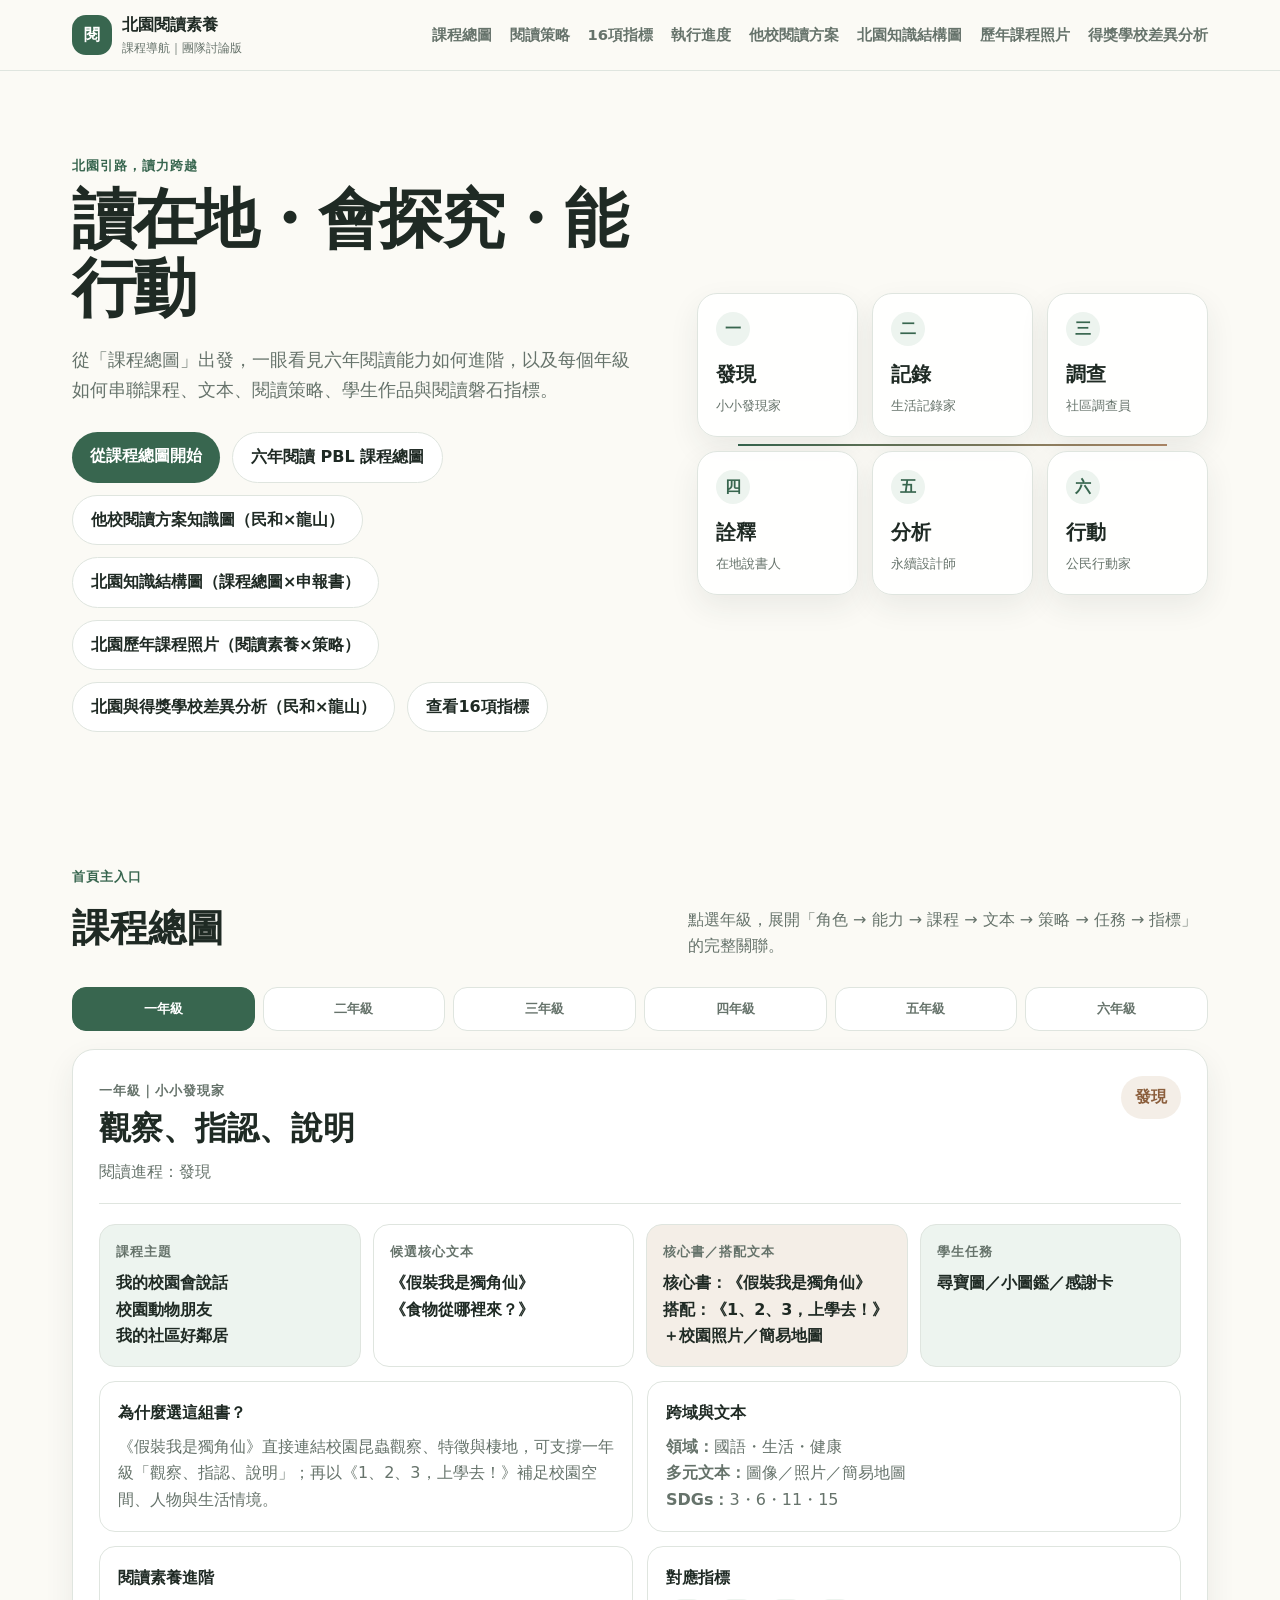
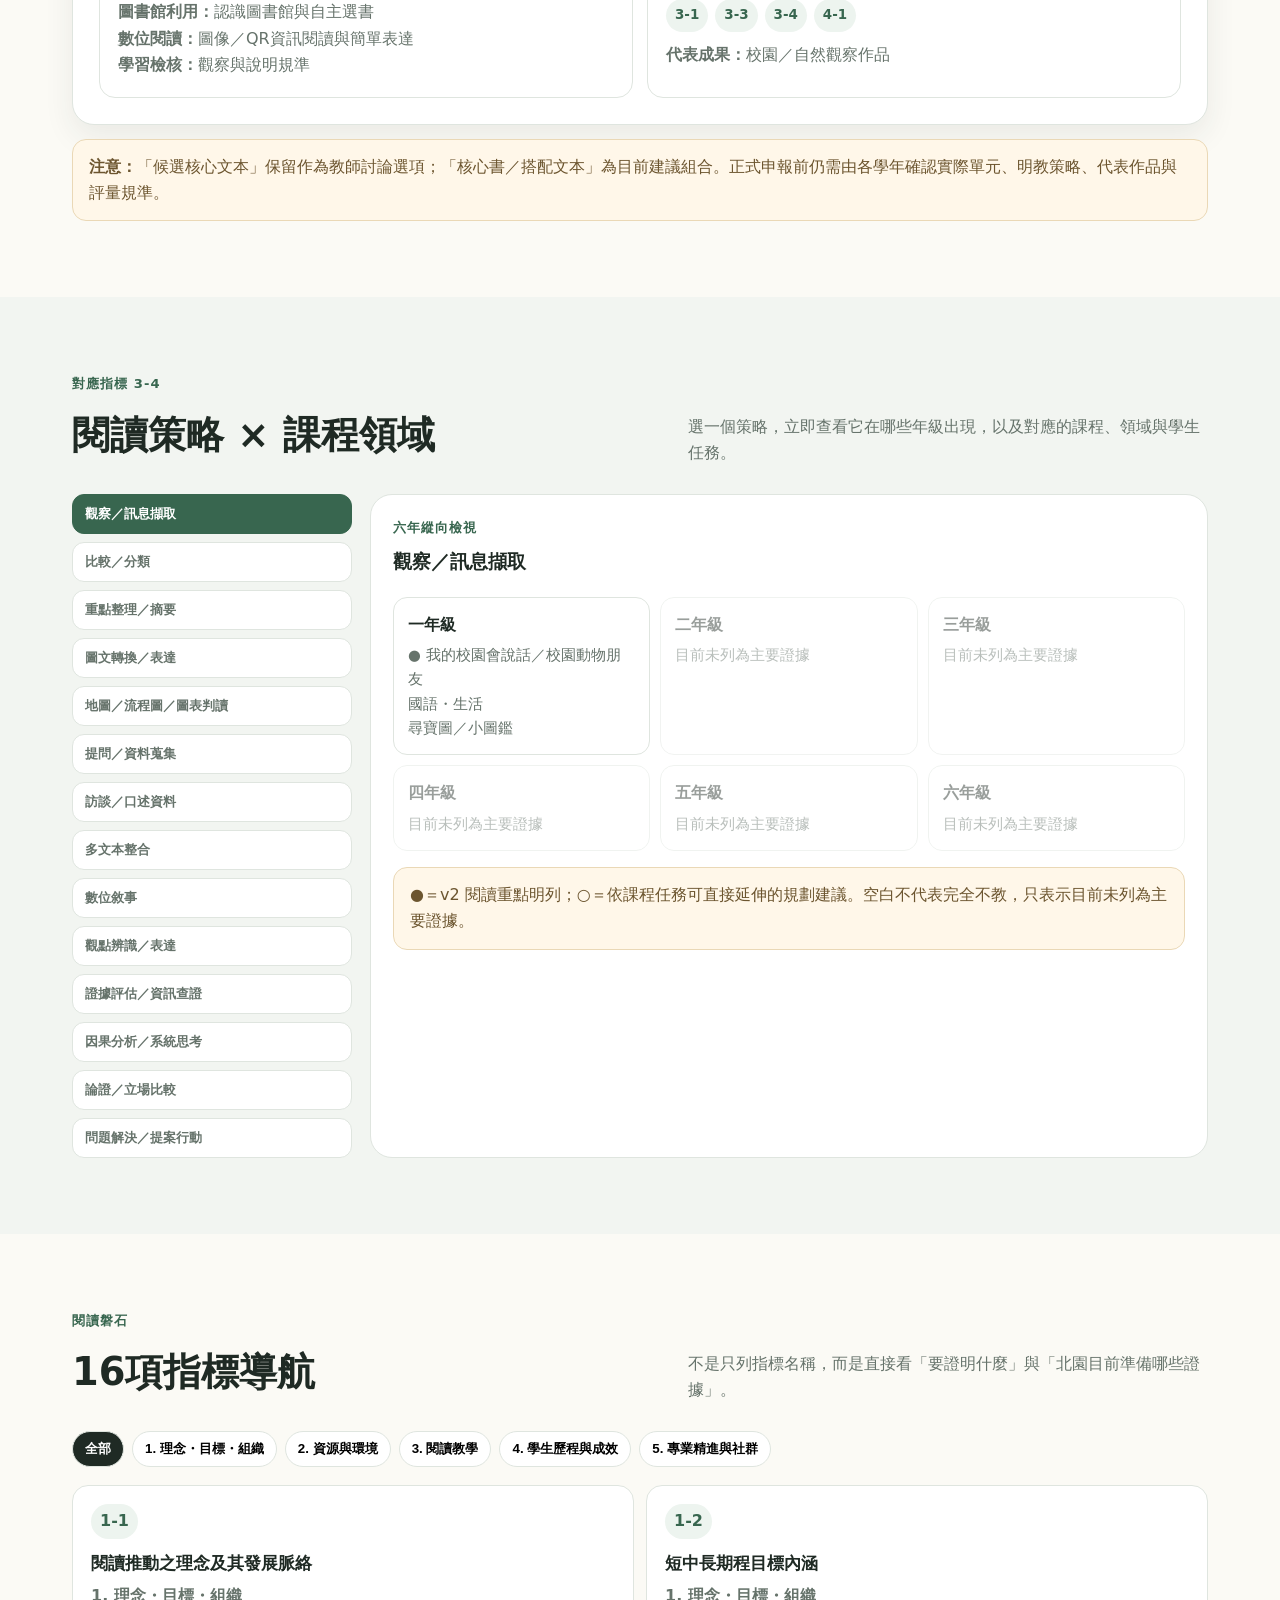
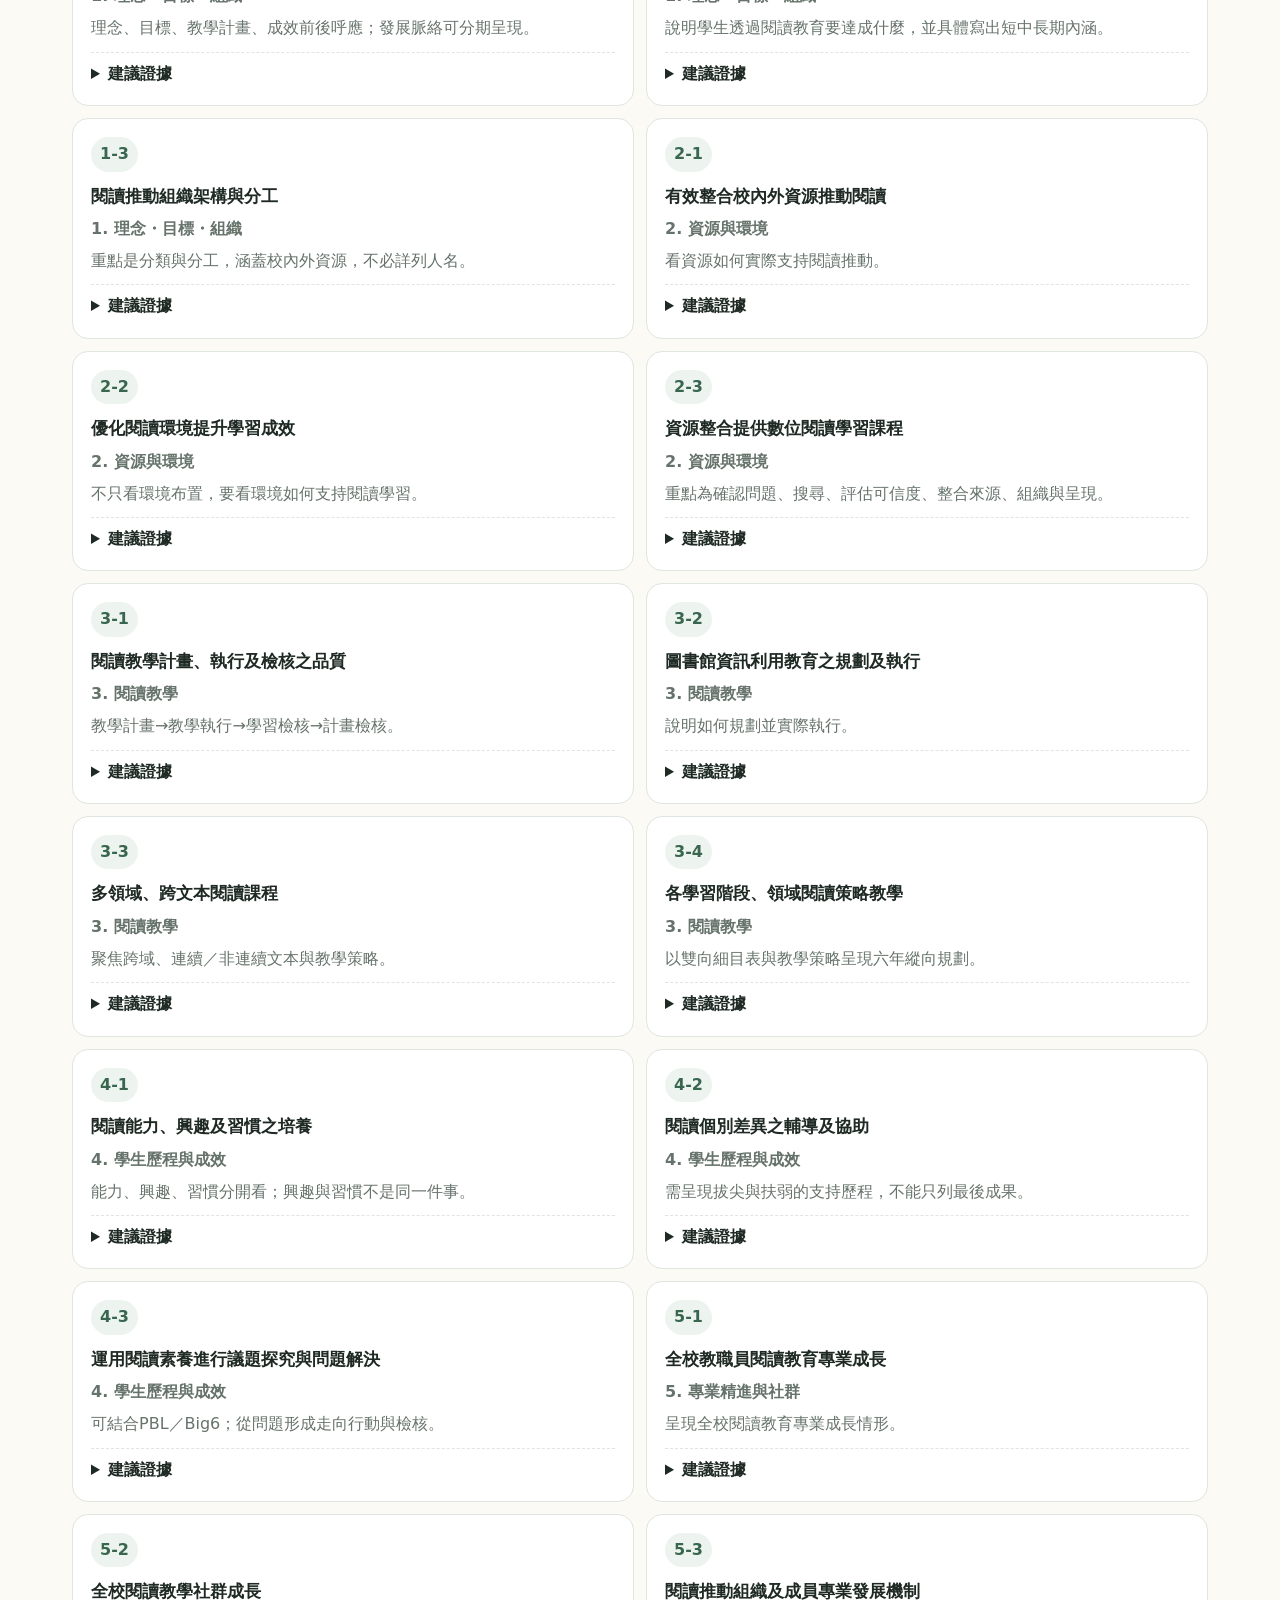
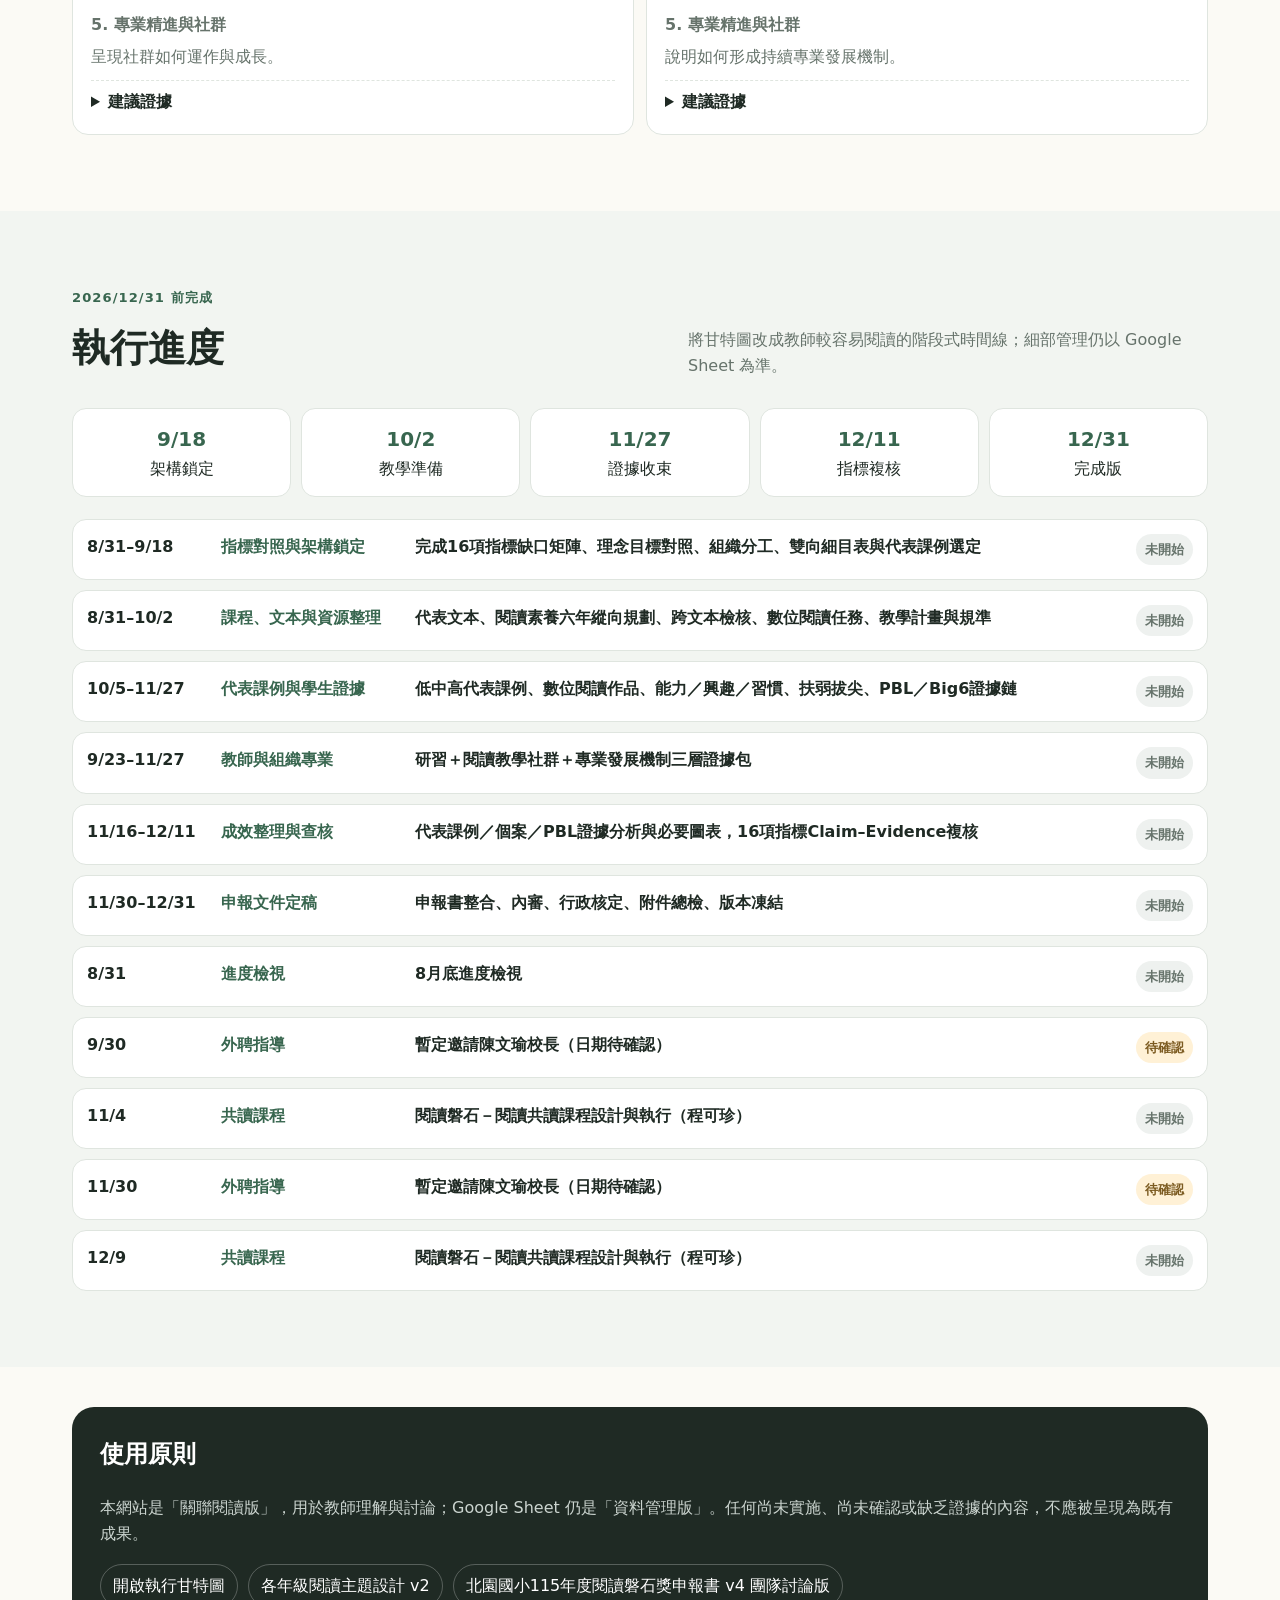
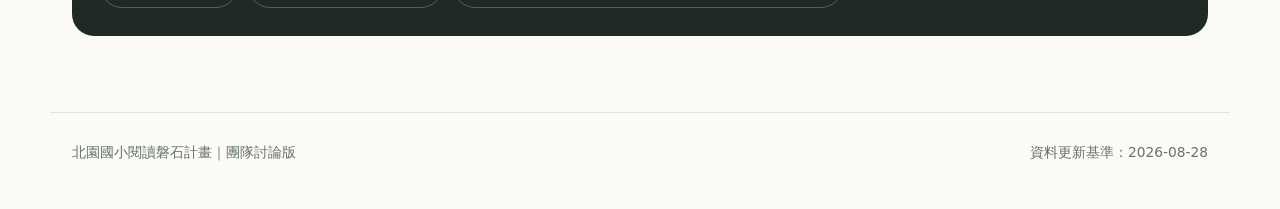
<file: index.html>
<!doctype html>
<html lang="zh-Hant">
<head>
  <meta charset="utf-8" />
  <meta name="viewport" content="width=device-width, initial-scale=1" />
  <meta name="description" content="北園國小閱讀磐石計畫：以課程總圖為入口，串聯年級、閱讀策略、文本、學生任務、16項指標與執行進度。" />
  <title>北園國小｜閱讀素養課程導航</title>
  <link rel="stylesheet" href="styles.css" />
</head>
<body>
  <header class="site-header">
    <div class="header-inner">
      <a class="brand" href="#top" aria-label="回到首頁">
        <span class="brand-mark">閱</span>
        <span><strong>北園閱讀素養</strong><small>課程導航｜團隊討論版</small></span>
      </a>
      <nav class="main-nav" aria-label="主要導覽">
        <a href="#curriculum">課程總圖</a>
        <a href="#strategies">閱讀策略</a>
        <a href="#indicators">16項指標</a>
        <a href="#timeline">執行進度</a>
        <a href="reading-programs/">他校閱讀方案</a>
        <a href="beiyuan-map/">北園知識結構圖</a>
        <a href="photos/">歷年課程照片</a>
        <a href="gap-analysis/">得獎學校差異分析</a>
      </nav>
    </div>
  </header>

  <main id="top">
    <section class="hero">
      <div class="hero-copy">
        <p class="eyebrow">北園引路，讀力跨越</p>
        <h1>讀在地・會探究・能行動</h1>
        <p class="lead">從「課程總圖」出發，一眼看見六年閱讀能力如何進階，以及每個年級如何串聯課程、文本、閱讀策略、學生作品與閱讀磐石指標。</p>
        <div class="hero-actions">
          <a class="button primary" href="#curriculum">從課程總圖開始</a>
          <a class="button ghost" href="pbl-map.html">六年閱讀 PBL 課程總圖</a>
          <a class="button ghost" href="reading-programs/">他校閱讀方案知識圖（民和×龍山）</a>
          <a class="button ghost" href="beiyuan-map/">北園知識結構圖（課程總圖×申報書）</a>
          <a class="button ghost" href="photos/" target="_blank" rel="noopener">北園歷年課程照片（閱讀素養×策略）</a>
          <a class="button ghost" href="gap-analysis/">北園與得獎學校差異分析（民和×龍山）</a>
          <a class="button ghost" href="#indicators">查看16項指標</a>
        </div>
      </div>
      <div class="hero-map" aria-label="六年閱讀進程">
        <div class="progress-line"></div>
        <div class="hero-step"><b>一</b><span>發現</span><small>小小發現家</small></div>
        <div class="hero-step"><b>二</b><span>記錄</span><small>生活記錄家</small></div>
        <div class="hero-step"><b>三</b><span>調查</span><small>社區調查員</small></div>
        <div class="hero-step"><b>四</b><span>詮釋</span><small>在地說書人</small></div>
        <div class="hero-step"><b>五</b><span>分析</span><small>永續設計師</small></div>
        <div class="hero-step"><b>六</b><span>行動</span><small>公民行動家</small></div>
      </div>
    </section>

    <section id="curriculum" class="section">
      <div class="section-heading">
        <div><p class="eyebrow">首頁主入口</p><h2>課程總圖</h2></div>
        <p>點選年級，展開「角色 → 能力 → 課程 → 文本 → 策略 → 任務 → 指標」的完整關聯。</p>
      </div>
      <div id="gradeTabs" class="grade-tabs" role="tablist" aria-label="年級選擇"></div>
      <article id="gradeDetail" class="grade-detail" aria-live="polite"></article>
      <div class="legend-note"><strong>注意：</strong>「候選核心文本」保留作為教師討論選項；「核心書／搭配文本」為目前建議組合。正式申報前仍需由各學年確認實際單元、明教策略、代表作品與評量規準。</div>
    </section>

    <section id="strategies" class="section alt">
      <div class="section-heading">
        <div><p class="eyebrow">對應指標 3-4</p><h2>閱讀策略 × 課程領域</h2></div>
        <p>選一個策略，立即查看它在哪些年級出現，以及對應的課程、領域與學生任務。</p>
      </div>
      <div class="strategy-layout">
        <div id="strategyList" class="strategy-list" aria-label="閱讀策略清單"></div>
        <div id="strategyDetail" class="strategy-detail"></div>
      </div>
    </section>

    <section id="indicators" class="section">
      <div class="section-heading">
        <div><p class="eyebrow">閱讀磐石</p><h2>16項指標導航</h2></div>
        <p>不是只列指標名稱，而是直接看「要證明什麼」與「北園目前準備哪些證據」。</p>
      </div>
      <div class="indicator-filter" id="indicatorFilter"></div>
      <div id="indicatorGrid" class="indicator-grid"></div>
    </section>

    <section id="timeline" class="section alt">
      <div class="section-heading">
        <div><p class="eyebrow">2026/12/31 前完成</p><h2>執行進度</h2></div>
        <p>將甘特圖改成教師較容易閱讀的階段式時間線；細部管理仍以 Google Sheet 為準。</p>
      </div>
      <div class="milestones">
        <div><b>9/18</b><span>架構鎖定</span></div>
        <div><b>10/2</b><span>教學準備</span></div>
        <div><b>11/27</b><span>證據收束</span></div>
        <div><b>12/11</b><span>指標複核</span></div>
        <div><b>12/31</b><span>完成版</span></div>
      </div>
      <div id="timelineList" class="timeline-list"></div>
    </section>

    <section class="section compact">
      <div class="source-box">
        <h2>使用原則</h2>
        <p>本網站是「關聯閱讀版」，用於教師理解與討論；Google Sheet 仍是「資料管理版」。任何尚未實施、尚未確認或缺乏證據的內容，不應被呈現為既有成果。</p>
        <div class="source-links">
          <a href="https://docs.google.com/spreadsheets/d/1_PfpJp0ZxdyWQ_HnS78TdYtROceB11QTEC5oDCI8-RE/edit" target="_blank" rel="noopener">開啟執行甘特圖</a>
          <a href="https://docs.google.com/document/d/1_BncsgoVbTp9uJsoLPFpyGffE7ulLWhfT2kInEQNXHI/edit" target="_blank" rel="noopener">各年級閱讀主題設計 v2</a>
          <a href="https://docs.google.com/document/d/1U8xupErQy4G9Z8i0NGxYB2psXiI3CoEa/edit" target="_blank" rel="noopener">北園國小115年度閱讀磐石獎申報書 v4 團隊討論版</a>
        </div>
      </div>
    </section>
  </main>

  <footer>
    <span>北園國小閱讀磐石計畫｜團隊討論版</span>
    <span>資料更新基準：2026-08-28</span>
  </footer>

  <script src="app.js"></script>
</body>
</html>
</file>
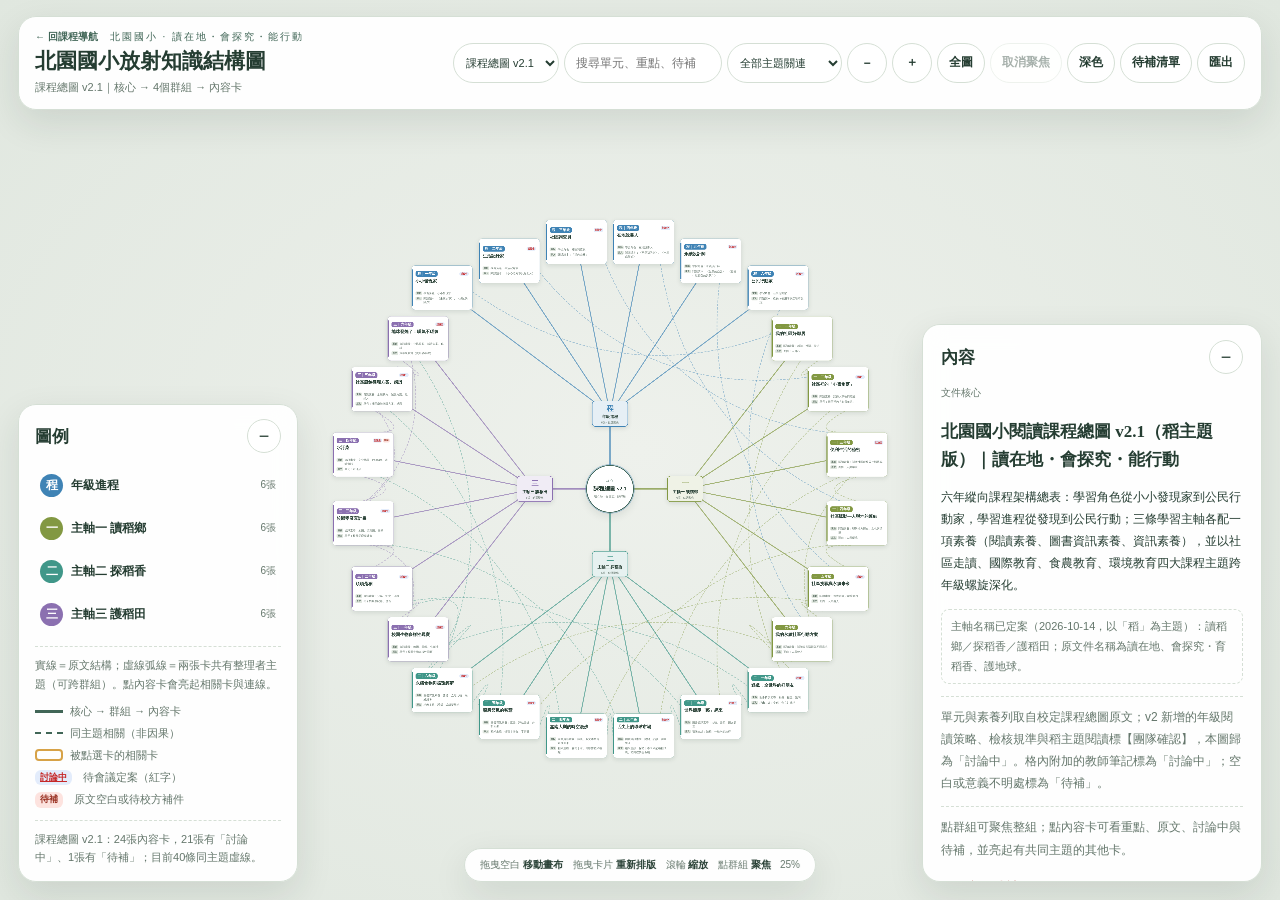
<file: beiyuan-map/index.html>
<!doctype html>
<html lang="zh-Hant"><head><meta charset="utf-8"><meta name="viewport" content="width=device-width,initial-scale=1"><link rel="icon" href="data:,"><title>北園國小｜放射知識結構圖</title>
<link rel="stylesheet" href="./style.css">
</head><body>
<figure class="stage" id="stage" aria-label="可平移縮放的放射知識圖"><div id="board"><svg id="wires" width="1" height="1" aria-label="實線結構與虛線主題關聯"></svg><div id="nodes"></div></div><figcaption class="sr-only">核心向外展開群組與內容卡。實線表示包含，虛線表示兩張卡共有整理者主題，不代表因果。</figcaption></figure>
<header class="panel topbar" id="topbar"><div class="brand"><p class="eyebrow"><a class="home-link" href="../index.html">← 回課程導航</a>　北園國小 · 讀在地・會探究・能行動</p><h1>北園國小放射知識結構圖</h1><p id="status">核心 → 群組 → 內容卡</p></div><nav class="tools" aria-label="知識圖控制">
<label class="sr-only" for="document">文件</label><select id="document"></select>
<div class="search-wrap"><label class="sr-only" for="search">搜尋</label><input id="search" type="search" placeholder="搜尋單元、重點、待補"><div id="search-results" class="search-results" hidden aria-live="polite"></div></div>
<label class="sr-only" for="theme">主題關聯</label><select id="theme"><option value="auto">全部主題關連</option><option value="">關閉虛線</option></select>
<button id="zoom-out" aria-label="縮小">−</button><button id="zoom-in" aria-label="放大">＋</button><button id="fit">全圖</button><button id="reset" disabled>取消聚焦</button><button id="theme-toggle" aria-label="切換深淺色">深色</button><button id="gaps">待補清單</button><button id="download" aria-label="匯出圖譜資料">匯出</button>
</nav></header>
<aside class="panel legend" id="legend" aria-label="圖例"><div class="panel-head"><h2>圖例</h2><button id="legend-toggle" aria-label="收合圖例" aria-expanded="true">−</button></div><div id="legend-content"><div id="chapter-list"></div><p class="note">實線＝原文結構；虛線弧線＝兩張卡共有整理者主題（可跨群組）。點內容卡會亮起相關卡與連線。</p><div class="line-key"><span><i class="solid"></i>核心 → 群組 → 內容卡</span><span><i class="dashed"></i>同主題相關（非因果）</span><span><i class="related-key"></i>被點選卡的相關卡</span><span><b class="flag-discussion">討論中</b>待會議定案（紅字）</span><span><b class="flag-missing">待補</b>原文空白或待校方補件</span></div><p id="counts" class="note"></p></div></aside>
<aside class="panel detail" id="detail" aria-label="節點完整內容"><div class="panel-head"><h2 id="detail-label">內容</h2><button id="detail-toggle" aria-label="收合內容面板" aria-expanded="true">−</button></div><div id="detail-body"></div></aside>
<div class="panel hint" id="hint">拖曳空白 <b>移動畫布</b>　拖曳卡片 <b>重新排版</b>　滾輪 <b>縮放</b>　點群組 <b>聚焦</b> <span id="zoom-value">100%</span></div>
<script src="./graph-data.js" defer></script>
<script src="./layout.js" defer></script>
<script src="./app.js" defer></script>
</body></html>
</file>
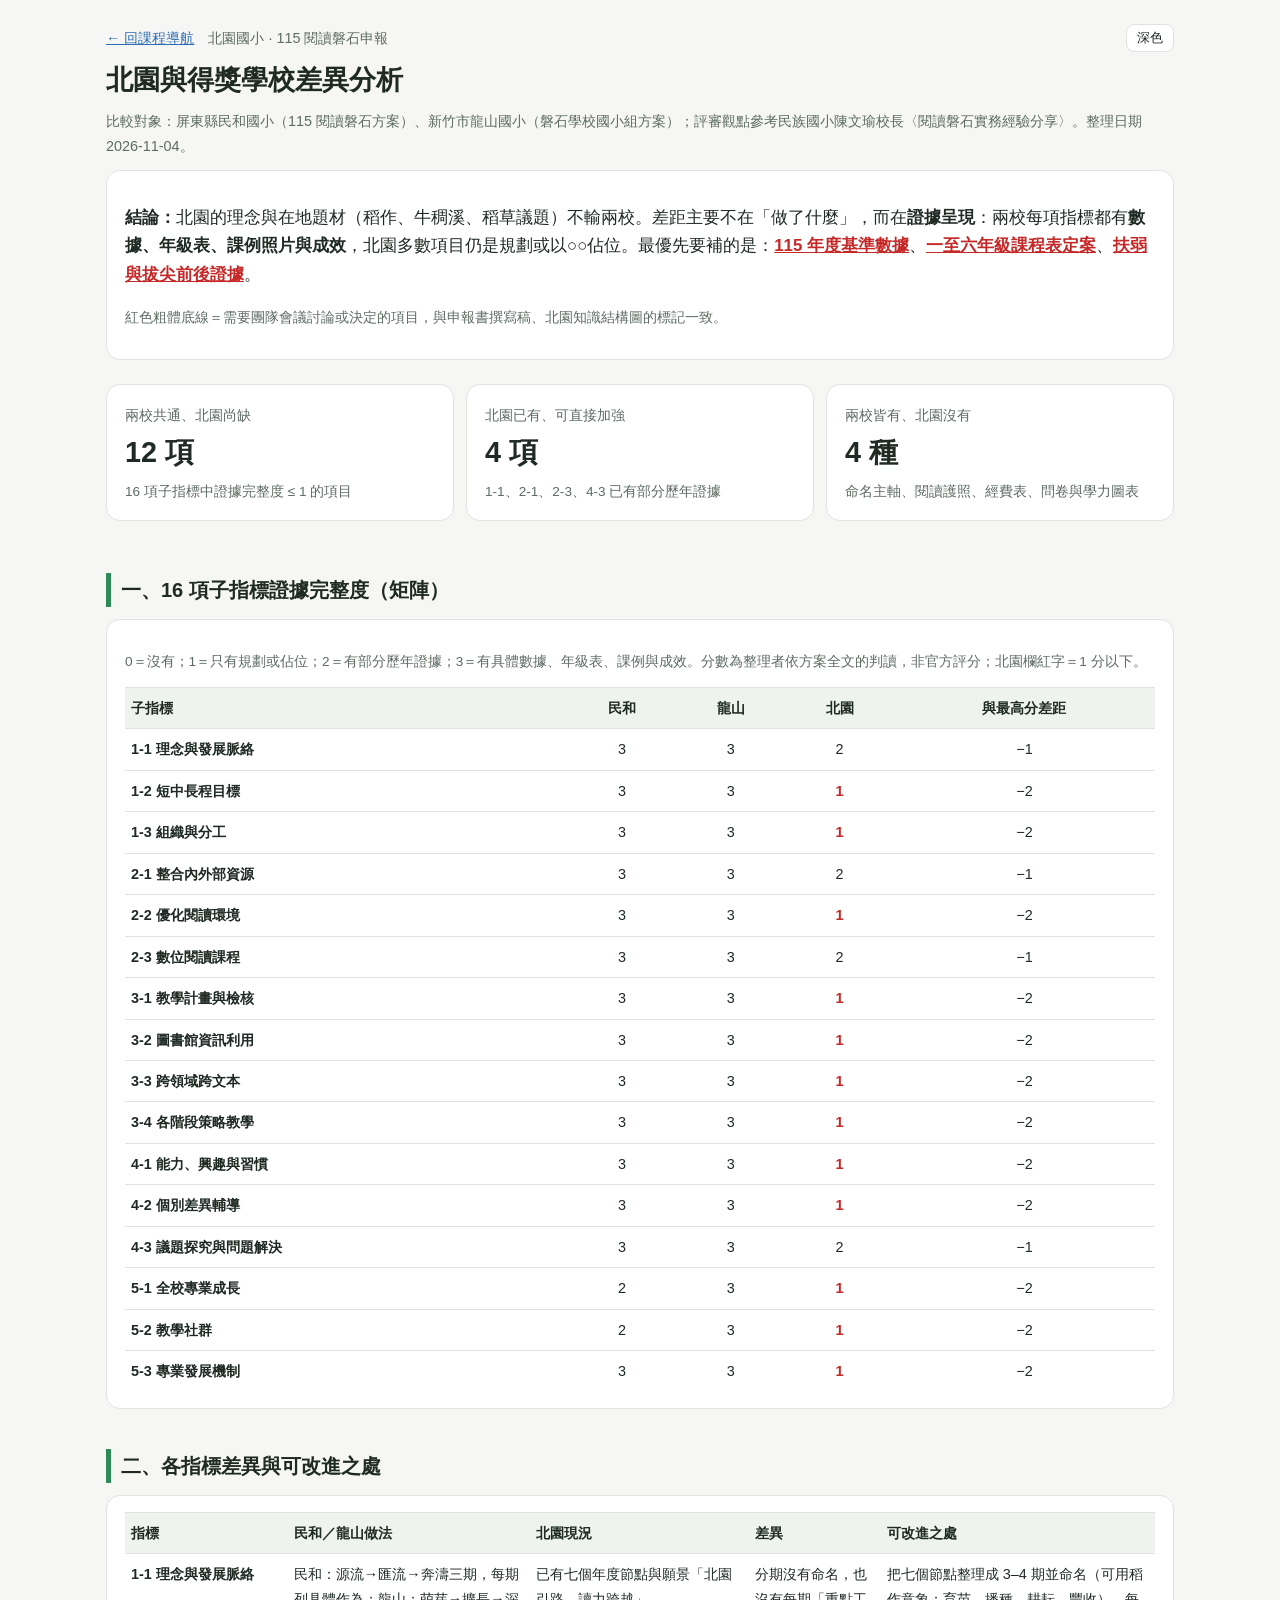
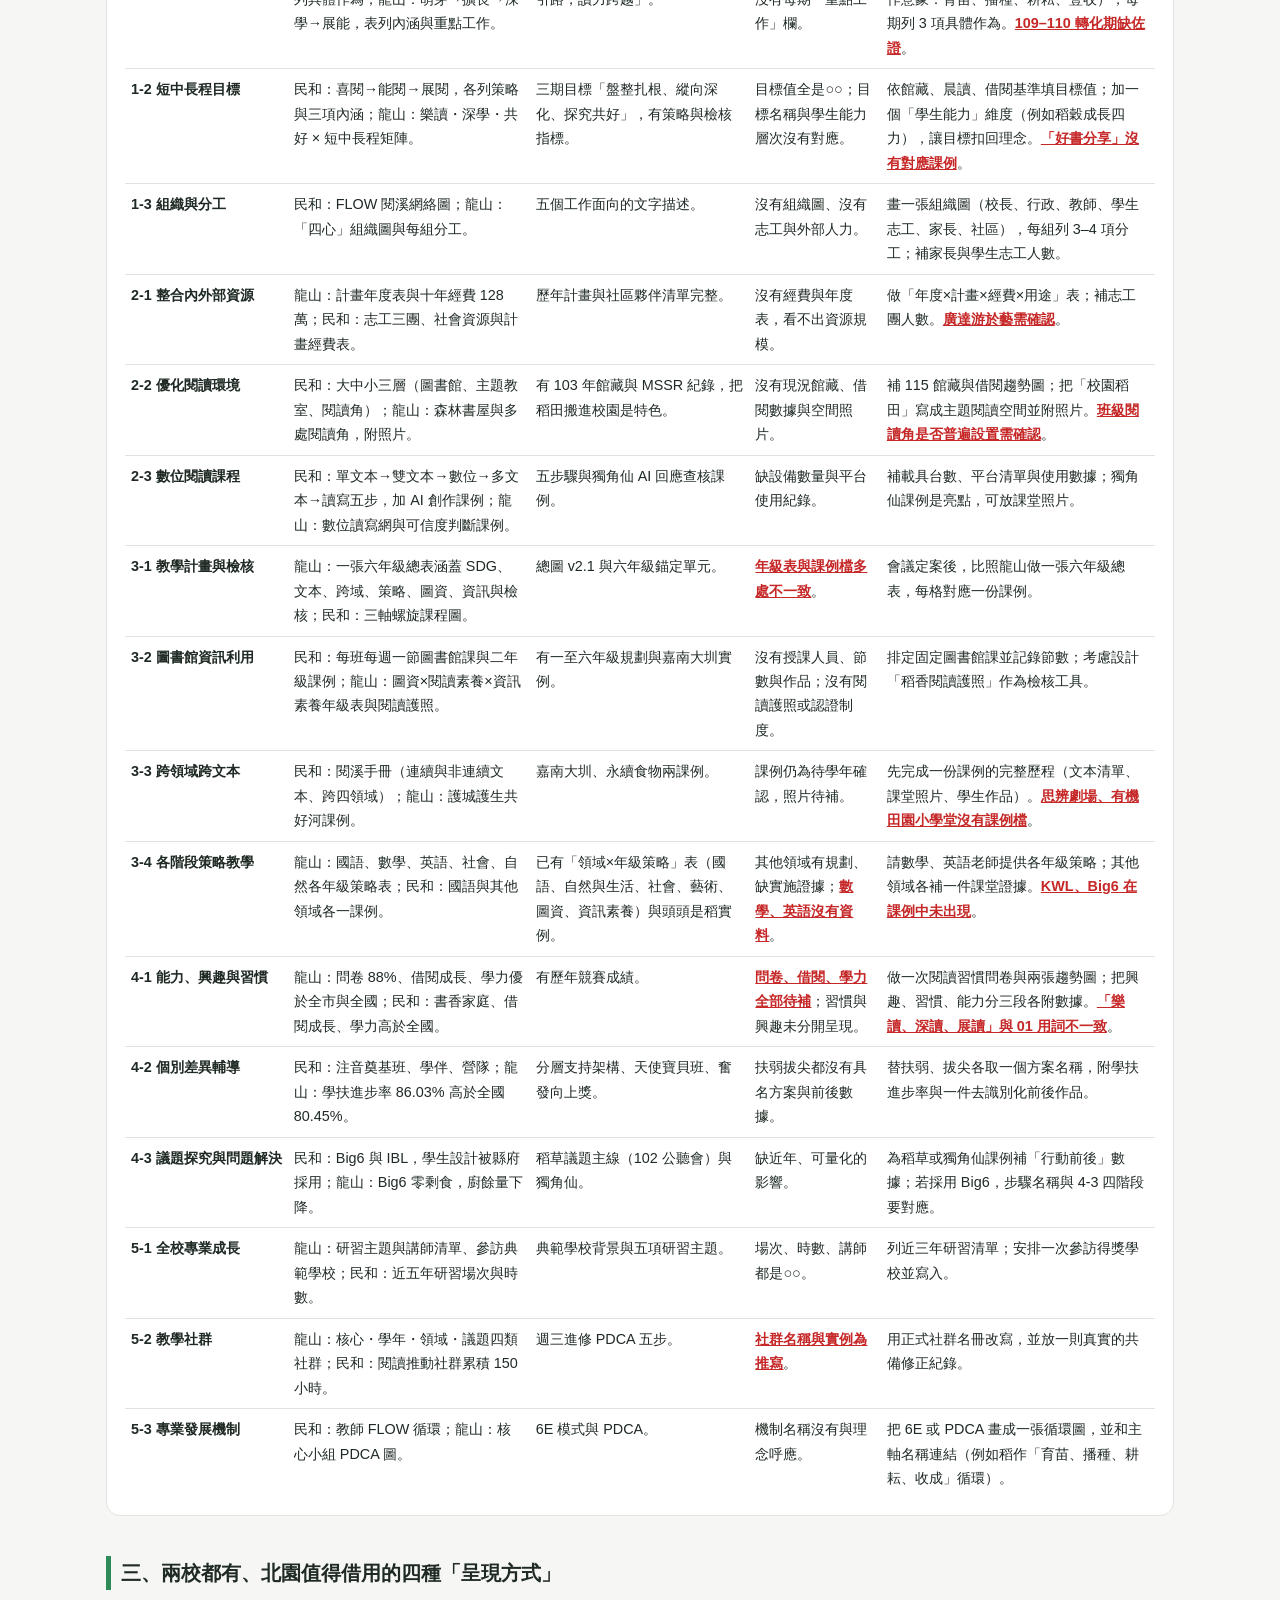
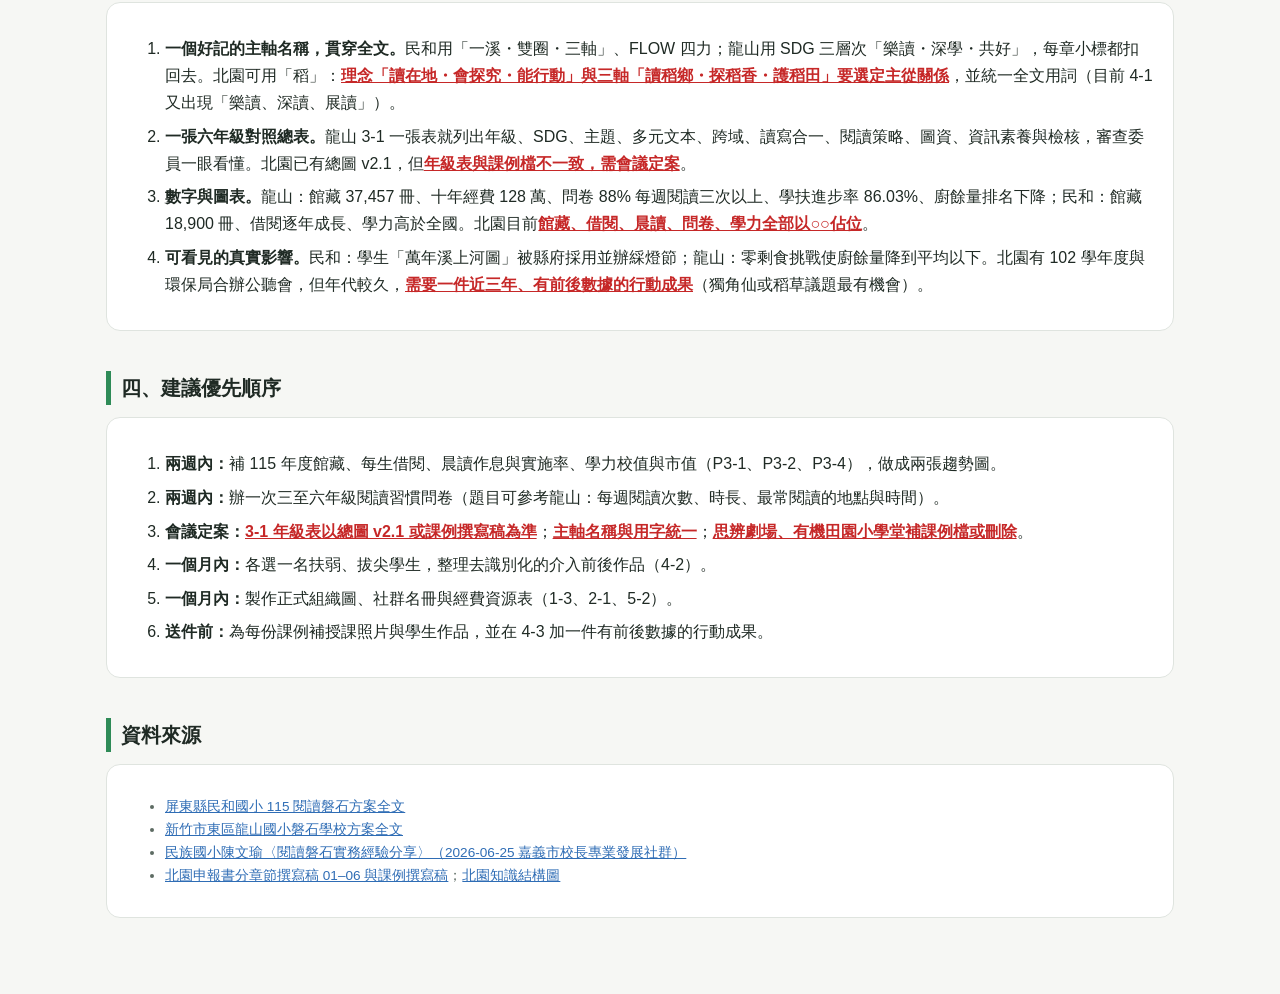
<file: gap-analysis/index.html>
<!doctype html>
<html lang="zh-Hant">
<head>
<meta charset="utf-8">
<meta name="viewport" content="width=device-width,initial-scale=1">
<title>北園與得獎學校差異分析</title>
<link rel="icon" href="data:,">
<style>
:root{--bg:#f6f7f4;--card:#fff;--ink:#1f2a24;--muted:#5d6b63;--line:#dfe4df;--mh:#2f6db5;--ls:#c77d1a;--by:#2e8b57;--warn:#c62828;--soft:#eef3ee}
@media (prefers-color-scheme:dark){:root:not([data-theme=light]){--bg:#141816;--card:#1d2320;--ink:#e6ece8;--muted:#9fb0a6;--line:#2f3833;--mh:#6fa3e0;--ls:#e3a54d;--by:#5cc28a;--warn:#ff8a80;--soft:#232b27}}
:root[data-theme=dark]{--bg:#141816;--card:#1d2320;--ink:#e6ece8;--muted:#9fb0a6;--line:#2f3833;--mh:#6fa3e0;--ls:#e3a54d;--by:#5cc28a;--warn:#ff8a80;--soft:#232b27}
*{box-sizing:border-box}
body{margin:0;background:var(--bg);color:var(--ink);font-family:"Noto Sans TC","PingFang TC","Microsoft JhengHei",sans-serif;line-height:1.7}
main{max-width:1100px;margin:0 auto;padding:24px 16px 64px}
a{color:var(--mh)}
h1{font-size:1.7rem;margin:.2em 0}h2{font-size:1.25rem;margin:2em 0 .6em;border-left:5px solid var(--by);padding-left:10px}h3{margin:.2em 0;font-size:1.05rem}
.eyebrow{color:var(--muted);font-size:.9rem;margin:0}
.card{background:var(--card);border:1px solid var(--line);border-radius:14px;padding:16px 18px;margin:12px 0}
.lead{font-size:1.05rem}
.d{color:var(--warn);font-weight:bold;text-decoration:underline}
.note{color:var(--muted);font-size:.85rem}
.legend{display:flex;gap:16px;flex-wrap:wrap;font-size:.9rem}.legend i{display:inline-block;width:12px;height:12px;border-radius:3px;margin-right:6px;vertical-align:-1px}
.mx td,.mx th{text-align:center}.mx td:first-child,.mx th:first-child{text-align:left}.mx .low{color:var(--warn);font-weight:bold}
.row{display:grid;grid-template-columns:minmax(120px,210px) 1fr;gap:10px;align-items:center}
.row .lab{font-size:.85rem}
.bars{display:grid;gap:2px}
.bar{height:9px;border-radius:5px}
.scale{display:grid;grid-template-columns:minmax(120px,210px) 1fr;gap:10px;font-size:.75rem;color:var(--muted)}
.scale div:last-child{display:flex;justify-content:space-between}
.kpis{display:grid;grid-template-columns:repeat(auto-fit,minmax(200px,1fr));gap:12px}
.kpi b{font-size:1.8rem;display:block}
table{width:100%;border-collapse:collapse;font-size:.9rem}
th,td{border-top:1px solid var(--line);padding:8px 6px;vertical-align:top;text-align:left}
th{background:var(--soft);font-weight:600}
.tw{overflow-x:auto}
td:first-child{white-space:nowrap;font-weight:600}
.tag{display:inline-block;font-size:.75rem;padding:0 6px;border-radius:6px;background:var(--soft);margin-right:4px}
ol li{margin:.4em 0}
.top{display:flex;justify-content:space-between;align-items:center;gap:8px;flex-wrap:wrap}
button{border:1px solid var(--line);background:var(--card);color:var(--ink);border-radius:8px;padding:4px 10px;cursor:pointer}
</style>
</head>
<body>
<main>
<div class="top"><p class="eyebrow"><a href="../index.html">← 回課程導航</a>　北園國小 · 115 閱讀磐石申報</p><button id="tt">深色</button></div>
<h1>北園與得獎學校差異分析</h1>
<p class="eyebrow">比較對象：屏東縣民和國小（115 閱讀磐石方案）、新竹市龍山國小（磐石學校國小組方案）；評審觀點參考民族國小陳文瑜校長〈閱讀磐石實務經驗分享〉。整理日期 2026-11-04。</p>

<div class="card lead">
<p><b>結論：</b>北園的理念與在地題材（稻作、牛稠溪、稻草議題）不輸兩校。差距主要不在「做了什麼」，而在<b>證據呈現</b>：兩校每項指標都有<b>數據、年級表、課例照片與成效</b>，北園多數項目仍是規劃或以○○佔位。最優先要補的是：<span class="d">115 年度基準數據</span>、<span class="d">一至六年級課程表定案</span>、<span class="d">扶弱與拔尖前後證據</span>。</p>
<p class="note">紅色粗體底線＝需要團隊會議討論或決定的項目，與申報書撰寫稿、北園知識結構圖的標記一致。</p>
</div>

<div class="kpis">
<div class="card kpi"><span class="note">兩校共通、北園尚缺</span><b>12 項</b><span class="note">16 項子指標中證據完整度 ≤ 1 的項目</span></div>
<div class="card kpi"><span class="note">北園已有、可直接加強</span><b>4 項</b><span class="note">1-1、2-1、2-3、4-3 已有部分歷年證據</span></div>
<div class="card kpi"><span class="note">兩校皆有、北園沒有</span><b>4 種</b><span class="note">命名主軸、閱讀護照、經費表、問卷與學力圖表</span></div>
</div>

<h2>一、16 項子指標證據完整度（矩陣）</h2>
<div class="card">
<p class="note">0＝沒有；1＝只有規劃或佔位；2＝有部分歷年證據；3＝有具體數據、年級表、課例與成效。分數為整理者依方案全文的判讀，非官方評分；北園欄紅字＝1 分以下。</p>
<div class="tw"><table class="mx"><thead><tr><th>子指標</th><th>民和</th><th>龍山</th><th>北園</th><th>與最高分差距</th></tr></thead><tbody id="mx"></tbody></table></div>
</div>

<h2>二、各指標差異與可改進之處</h2>
<div class="card tw"><table>
<thead><tr><th>指標</th><th>民和／龍山做法</th><th>北園現況</th><th>差異</th><th>可改進之處</th></tr></thead>
<tbody id="tbody"></tbody>
</table></div>

<h2>三、兩校都有、北園值得借用的四種「呈現方式」</h2>
<div class="card"><ol>
<li><b>一個好記的主軸名稱，貫穿全文。</b>民和用「一溪・雙圈・三軸」、FLOW 四力；龍山用 SDG 三層次「樂讀・深學・共好」，每章小標都扣回去。北園可用「稻」：<span class="d">理念「讀在地・會探究・能行動」與三軸「讀稻鄉・探稻香・護稻田」要選定主從關係</span>，並統一全文用詞（目前 4-1 又出現「樂讀、深讀、展讀」）。</li>
<li><b>一張六年級對照總表。</b>龍山 3-1 一張表就列出年級、SDG、主題、多元文本、跨域、讀寫合一、閱讀策略、圖資、資訊素養與檢核，審查委員一眼看懂。北園已有總圖 v2.1，但<span class="d">年級表與課例檔不一致，需會議定案</span>。</li>
<li><b>數字與圖表。</b>龍山：館藏 37,457 冊、十年經費 128 萬、問卷 88% 每週閱讀三次以上、學扶進步率 86.03%、廚餘量排名下降；民和：館藏 18,900 冊、借閱逐年成長、學力高於全國。北園目前<span class="d">館藏、借閱、晨讀、問卷、學力全部以○○佔位</span>。</li>
<li><b>可看見的真實影響。</b>民和：學生「萬年溪上河圖」被縣府採用並辦綵燈節；龍山：零剩食挑戰使廚餘量降到平均以下。北園有 102 學年度與環保局合辦公聽會，但年代較久，<span class="d">需要一件近三年、有前後數據的行動成果</span>（獨角仙或稻草議題最有機會）。</li>
</ol></div>

<h2>四、建議優先順序</h2>
<div class="card"><ol>
<li><b>兩週內：</b>補 115 年度館藏、每生借閱、晨讀作息與實施率、學力校值與市值（P3-1、P3-2、P3-4），做成兩張趨勢圖。</li>
<li><b>兩週內：</b>辦一次三至六年級閱讀習慣問卷（題目可參考龍山：每週閱讀次數、時長、最常閱讀的地點與時間）。</li>
<li><b>會議定案：</b><span class="d">3-1 年級表以總圖 v2.1 或課例撰寫稿為準</span>；<span class="d">主軸名稱與用字統一</span>；<span class="d">思辨劇場、有機田園小學堂補課例檔或刪除</span>。</li>
<li><b>一個月內：</b>各選一名扶弱、拔尖學生，整理去識別化的介入前後作品（4-2）。</li>
<li><b>一個月內：</b>製作正式組織圖、社群名冊與經費資源表（1-3、2-1、5-2）。</li>
<li><b>送件前：</b>為每份課例補授課照片與學生作品，並在 4-3 加一件有前後數據的行動成果。</li>
</ol></div>

<h2>資料來源</h2>
<div class="card note"><ul>
<li><a href="https://drive.google.com/file/d/1X_ARpdJL_3DUMgvHk9mmzFGvM0pZttPA/view" target="_blank" rel="noopener">屏東縣民和國小 115 閱讀磐石方案全文</a></li>
<li><a href="https://drive.google.com/file/d/1aZSnZ5gXnPhOGmuQTtwrBBwnj4k6Mnoi/view" target="_blank" rel="noopener">新竹市東區龍山國小磐石學校方案全文</a></li>
<li><a href="https://drive.google.com/file/d/1BCTbEAdumNNPKTDGh4YYSHqBGgb52Jjm/view" target="_blank" rel="noopener">民族國小陳文瑜〈閱讀磐石實務經驗分享〉（2026-06-25 嘉義市校長專業發展社群）</a></li>
<li><a href="https://drive.google.com/drive/folders/1Js0p3spryX27ekNfwX4hevaDMYyMW5fv" target="_blank" rel="noopener">北園申報書分章節撰寫稿 01–06 與課例撰寫稿</a>；<a href="../beiyuan-map/">北園知識結構圖</a></li>
</ul></div>
</main>
<script>
const R=[
['1-1 理念與發展脈絡',3,3,2,'民和：源流→匯流→奔濤三期，每期列具體作為；龍山：萌芽→擴長→深學→展能，表列內涵與重點工作。','已有七個年度節點與願景「北園引路，讀力跨越」。','分期沒有命名，也沒有每期「重點工作」欄。','把七個節點整理成 3–4 期並命名（可用稻作意象：育苗、播種、耕耘、豐收），每期列 3 項具體作為。<span class="d">109–110 轉化期缺佐證</span>。'],
['1-2 短中長程目標',3,3,1,'民和：喜閱→能閱→展閱，各列策略與三項內涵；龍山：樂讀・深學・共好 × 短中長程矩陣。','三期目標「盤整扎根、縱向深化、探究共好」，有策略與檢核指標。','目標值全是○○；目標名稱與學生能力層次沒有對應。','依館藏、晨讀、借閱基準填目標值；加一個「學生能力」維度（例如稻穀成長四力），讓目標扣回理念。<span class="d">「好書分享」沒有對應課例</span>。'],
['1-3 組織與分工',3,3,1,'民和：FLOW 閱溪網絡圖；龍山：「四心」組織圖與每組分工。','五個工作面向的文字描述。','沒有組織圖、沒有志工與外部人力。','畫一張組織圖（校長、行政、教師、學生志工、家長、社區），每組列 3–4 項分工；補家長與學生志工人數。'],
['2-1 整合內外部資源',3,3,2,'龍山：計畫年度表與十年經費 128 萬；民和：志工三團、社會資源與計畫經費表。','歷年計畫與社區夥伴清單完整。','沒有經費與年度表，看不出資源規模。','做「年度×計畫×經費×用途」表；補志工團人數。<span class="d">廣達游於藝需確認</span>。'],
['2-2 優化閱讀環境',3,3,1,'民和：大中小三層（圖書館、主題教室、閱讀角）；龍山：森林書屋與多處閱讀角，附照片。','有 103 年館藏與 MSSR 紀錄，把稻田搬進校園是特色。','沒有現況館藏、借閱數據與空間照片。','補 115 館藏與借閱趨勢圖；把「校園稻田」寫成主題閱讀空間並附照片。<span class="d">班級閱讀角是否普遍設置需確認</span>。'],
['2-3 數位閱讀課程',3,3,2,'民和：單文本→雙文本→數位→多文本→讀寫五步，加 AI 創作課例；龍山：數位讀寫網與可信度判斷課例。','五步驟與獨角仙 AI 回應查核課例。','缺設備數量與平台使用紀錄。','補載具台數、平台清單與使用數據；獨角仙課例是亮點，可放課堂照片。'],
['3-1 教學計畫與檢核',3,3,1,'龍山：一張六年級總表涵蓋 SDG、文本、跨域、策略、圖資、資訊與檢核；民和：三軸螺旋課程圖。','總圖 v2.1 與六年級錨定單元。','<span class="d">年級表與課例檔多處不一致</span>。','會議定案後，比照龍山做一張六年級總表，每格對應一份課例。'],
['3-2 圖書館資訊利用',3,3,1,'民和：每班每週一節圖書館課與二年級課例；龍山：圖資×閱讀素養×資訊素養年級表與閱讀護照。','有一至六年級規劃與嘉南大圳實例。','沒有授課人員、節數與作品；沒有閱讀護照或認證制度。','排定固定圖書館課並記錄節數；考慮設計「稻香閱讀護照」作為檢核工具。'],
['3-3 跨領域跨文本',3,3,1,'民和：閱溪手冊（連續與非連續文本、跨四領域）；龍山：護城護生共好河課例。','嘉南大圳、永續食物兩課例。','課例仍為待學年確認，照片待補。','先完成一份課例的完整歷程（文本清單、課堂照片、學生作品）。<span class="d">思辨劇場、有機田園小學堂沒有課例檔</span>。'],
['3-4 各階段策略教學',3,3,1,'龍山：國語、數學、英語、社會、自然各年級策略表；民和：國語與其他領域各一課例。','已有「領域×年級策略」表（國語、自然與生活、社會、藝術、圖資、資訊素養）與頭頭是稻實例。','其他領域有規劃、缺實施證據；<span class="d">數學、英語沒有資料</span>。','請數學、英語老師提供各年級策略；其他領域各補一件課堂證據。<span class="d">KWL、Big6 在課例中未出現</span>。'],
['4-1 能力、興趣與習慣',3,3,1,'龍山：問卷 88%、借閱成長、學力優於全市與全國；民和：書香家庭、借閱成長、學力高於全國。','有歷年競賽成績。','<span class="d">問卷、借閱、學力全部待補</span>；習慣與興趣未分開呈現。','做一次閱讀習慣問卷與兩張趨勢圖；把興趣、習慣、能力分三段各附數據。<span class="d">「樂讀、深讀、展讀」與 01 用詞不一致</span>。'],
['4-2 個別差異輔導',3,3,1,'民和：注音奠基班、學伴、營隊；龍山：學扶進步率 86.03% 高於全國 80.45%。','分層支持架構、天使寶貝班、奮發向上獎。','扶弱拔尖都沒有具名方案與前後數據。','替扶弱、拔尖各取一個方案名稱，附學扶進步率與一件去識別化前後作品。'],
['4-3 議題探究與問題解決',3,3,2,'民和：Big6 與 IBL，學生設計被縣府採用；龍山：Big6 零剩食，廚餘量下降。','稻草議題主線（102 公聽會）與獨角仙。','缺近年、可量化的影響。','為稻草或獨角仙課例補「行動前後」數據；若採用 Big6，步驟名稱與 4-3 四階段要對應。'],
['5-1 全校專業成長',2,3,1,'龍山：研習主題與講師清單、參訪典範學校；民和：近五年研習場次與時數。','典範學校背景與五項研習主題。','場次、時數、講師都是○○。','列近三年研習清單；安排一次參訪得獎學校並寫入。'],
['5-2 教學社群',2,3,1,'龍山：核心・學年・領域・議題四類社群；民和：閱讀推動社群累積 150 小時。','週三進修 PDCA 五步。','<span class="d">社群名稱與實例為推寫</span>。','用正式社群名冊改寫，並放一則真實的共備修正紀錄。'],
['5-3 專業發展機制',3,3,1,'民和：教師 FLOW 循環；龍山：核心小組 PDCA 圖。','6E 模式與 PDCA。','機制名稱沒有與理念呼應。','把 6E 或 PDCA 畫成一張循環圖，並和主軸名稱連結（例如稻作「育苗、播種、耕耘、收成」循環）。']];
const C=['var(--mh)','var(--ls)','var(--by)'];
const ch=document.getElementById('mx'),tb=document.getElementById('tbody');
for(const r of R){const row=document.createElement('tr');const gap=Math.max(r[1],r[2])-r[3];row.innerHTML=`<td>${r[0]}</td><td>${r[1]}</td><td>${r[2]}</td><td class="${r[3]<=1?'low':''}">${r[3]}</td><td>${gap>0?'−'+gap:'0'}</td>`;ch.append(row);
const tr=document.createElement('tr');tr.innerHTML=`<td>${r[0]}</td><td>${r[4]}</td><td>${r[5]}</td><td>${r[6]}</td><td>${r[7]}</td>`;tb.append(tr);}
const t=document.getElementById('tt');const set=v=>{document.documentElement.dataset.theme=v;t.textContent=v==='dark'?'淺色':'深色';try{localStorage.setItem('ga-theme',v)}catch(e){}};
try{const s=localStorage.getItem('ga-theme');if(s)set(s)}catch(e){}
t.onclick=()=>set(document.documentElement.dataset.theme==='dark'?'light':'dark');
</script>
</body>
</html>
</file>
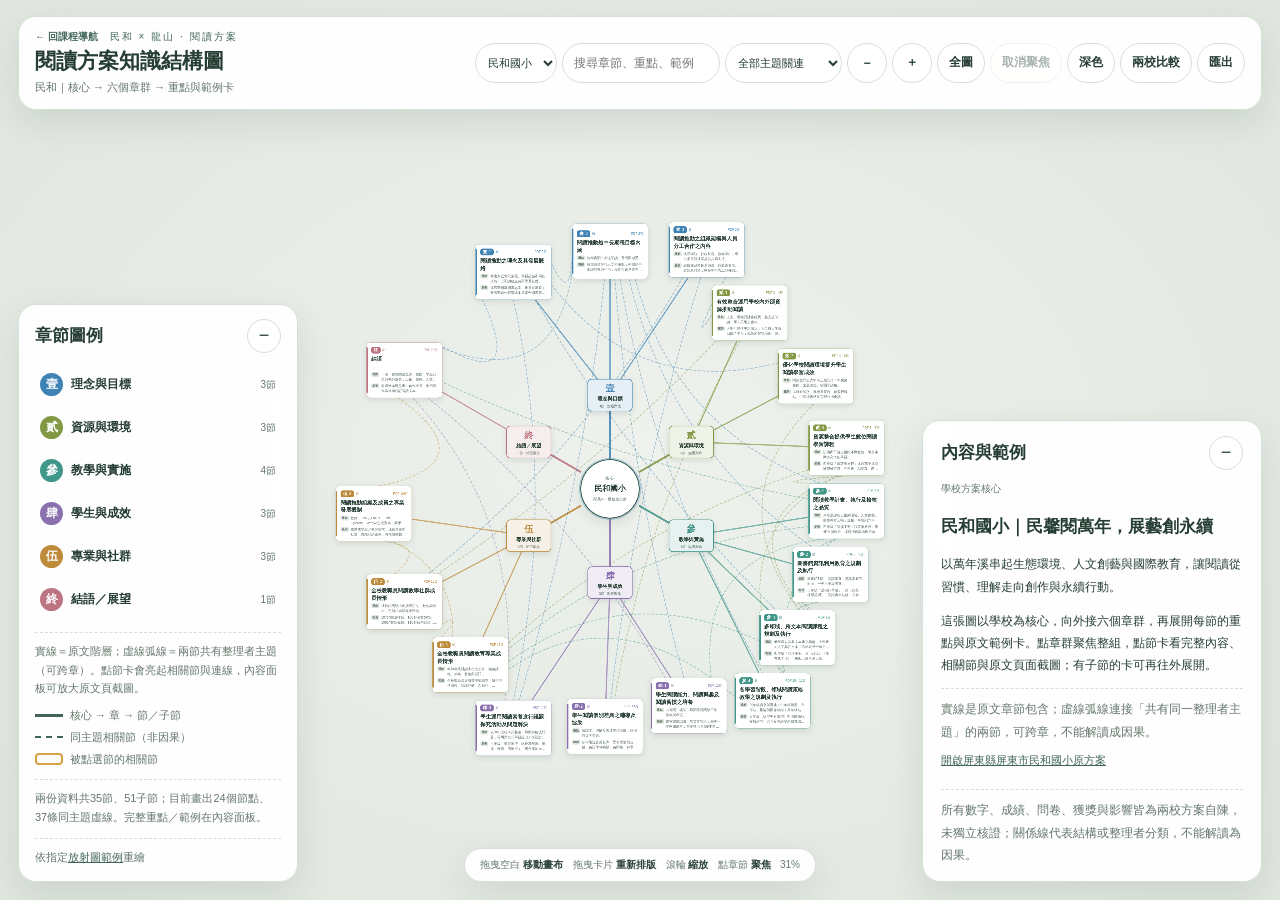
<file: reading-programs/index.html>
<!doctype html>
<html lang="zh-Hant"><head><meta charset="utf-8"><meta name="viewport" content="width=device-width,initial-scale=1"><link rel="icon" href="data:,"><title>兩校閱讀方案｜放射知識結構圖</title>
<link rel="stylesheet" href="./style.css">
<style>.home-link{font-weight:bold;text-decoration:none;letter-spacing:0}</style>
</head><body>
<figure class="stage" id="stage" aria-label="可平移縮放的放射知識圖"><div id="board"><svg id="wires" width="1" height="1" aria-label="實線章節階層與虛線主題關聯"></svg><div id="nodes"></div></div><figcaption class="sr-only">核心向外展開原文章節與內容卡。實線表示包含，虛線表示兩節共有整理者主題，不代表因果。</figcaption></figure>
<header class="panel topbar" id="topbar"><div class="brand"><p class="eyebrow"><a class="home-link" href="../index.html">← 回課程導航</a>　民和 × 龍山 · 閱讀方案</p><h1>閱讀方案知識結構圖</h1><p id="status">核心 → 原文章群 → 重點與範例卡</p></div><nav class="tools" aria-label="知識圖控制">
<label class="sr-only" for="document">資料</label><select id="document"><option value="minhe">民和國小</option><option value="longshan">龍山國小</option></select>
<div class="search-wrap"><label class="sr-only" for="search">搜尋</label><input id="search" type="search" placeholder="搜尋章節、重點、範例"><div id="search-results" class="search-results" hidden aria-live="polite"></div></div>
<label class="sr-only" for="theme">主題關聯</label><select id="theme"><option value="auto">全部主題關連</option><option value="">關閉虛線</option></select>
<button id="zoom-out" aria-label="縮小">−</button><button id="zoom-in" aria-label="放大">＋</button><button id="fit">全圖</button><button id="reset" disabled>取消聚焦</button><button id="theme-toggle" aria-label="切換深淺色">深色</button><button id="compare">兩校比較</button><button id="download" aria-label="匯出圖譜資料">匯出</button>
</nav></header>
<aside class="panel legend" id="legend" aria-label="章節圖例"><div class="panel-head"><h2>章節圖例</h2><button id="legend-toggle" aria-label="收合章節圖例" aria-expanded="true">−</button></div><div id="legend-content"><div id="chapter-list"></div><p class="note">實線＝原文階層；虛線弧線＝兩節共有整理者主題（可跨章）。點節卡會亮起相關節與連線，內容面板可放大原文頁截圖。</p><div class="line-key"><span><i class="solid"></i>核心 → 章 → 節／子節</span><span><i class="dashed"></i>同主題相關節（非因果）</span><span><i class="related-key"></i>被點選節的相關節</span></div><p id="counts" class="note"></p><p class="note">依指定<a href="https://bai-collab.github.io/pyes-reading-rock-2026/pbl-map.html" target="_blank" rel="noopener noreferrer">放射圖範例</a>重繪</p></div></aside>
<aside class="panel detail" id="detail" aria-label="節點完整內容"><div class="panel-head"><h2 id="detail-label">內容與範例</h2><button id="detail-toggle" aria-label="收合內容面板" aria-expanded="true">−</button></div><div id="detail-body"></div></aside>
<div class="panel hint" id="hint">拖曳空白 <b>移動畫布</b>　拖曳卡片 <b>重新排版</b>　滾輪 <b>縮放</b>　點章節 <b>聚焦</b> <span id="zoom-value">100%</span></div>
<dialog id="viewer" class="viewer" aria-labelledby="viewer-title"><div class="viewer-head"><h2 id="viewer-title">原文頁面</h2><span id="viewer-count"></span><button id="viewer-close" type="button" aria-label="關閉原文頁面">×</button></div><div class="viewer-body"><img id="viewer-img" alt=""><p id="viewer-error" hidden>這張截圖無法載入；請改用下方按鈕開啟原檔。</p></div><div class="viewer-foot"><button id="viewer-prev" type="button">← 上一頁</button><button id="viewer-next" type="button">下一頁 →</button><a id="viewer-pdf" target="_blank" rel="noopener noreferrer">開啟 PDF</a><a id="viewer-drive" target="_blank" rel="noopener noreferrer">Google Drive 原檔</a><span class="viewer-tip">點圖放大／縮回；←→ 翻頁；Esc 關閉</span></div></dialog>
<script src="./graph-data.js" defer></script>
<script src="./layout.js" defer></script>
<script src="./app.js" defer></script>
</body></html>
</file>
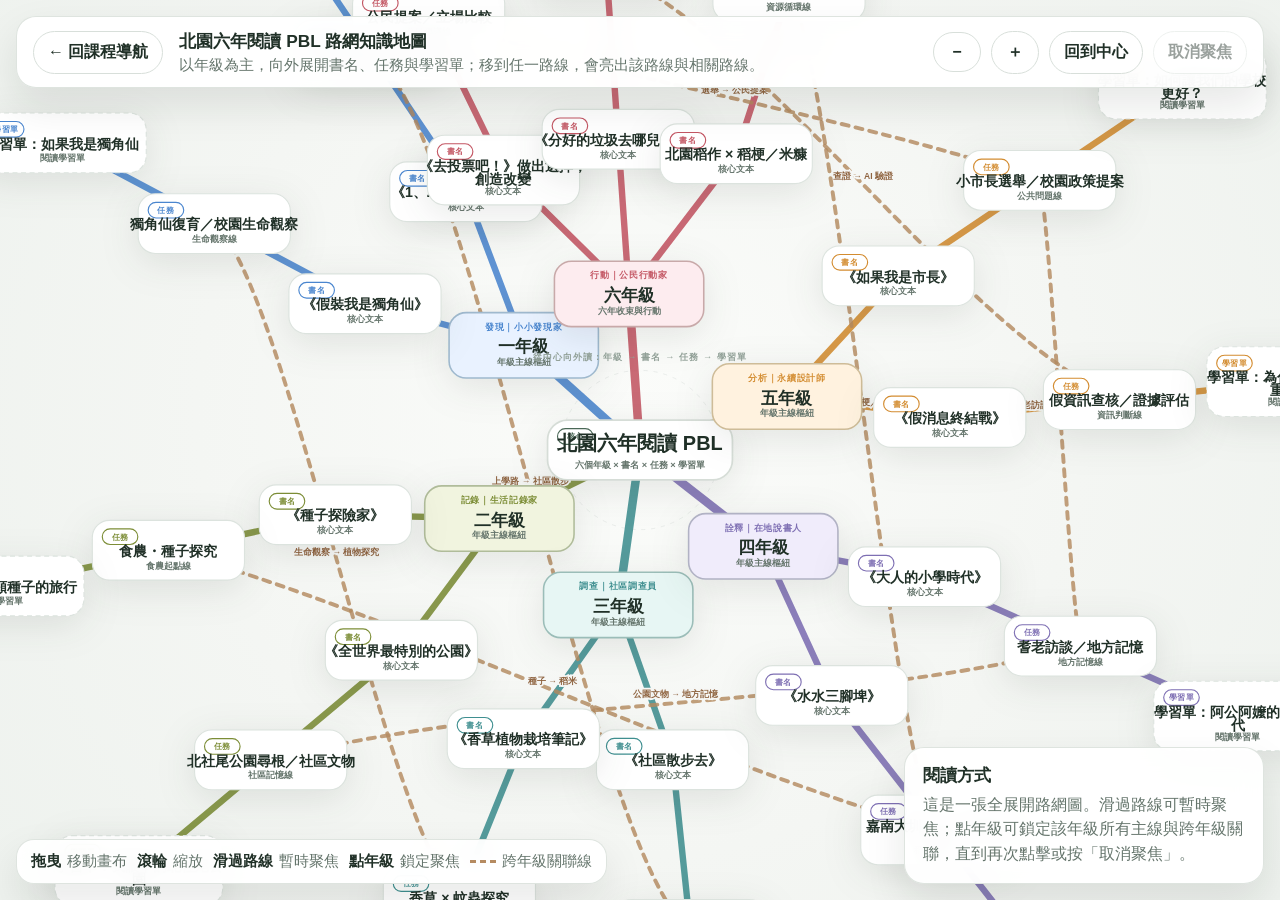
<file: pbl-pathways.html>
<!doctype html>
<html lang="zh-Hant">
<head>
  <meta charset="utf-8" />
  <meta name="viewport" content="width=device-width, initial-scale=1" />
  <meta name="description" content="北園國小六年閱讀 PBL 全展開式知識地圖：以年級為主，向外展開核心書名、任務與學習單。" />
  <title>北園國小｜六年閱讀 PBL 路網知識地圖</title>
  <link rel="stylesheet" href="pbl-pathways.css" />
</head>
<body>
  <main class="map-shell">
    <header class="map-toolbar" aria-label="知識地圖工具列">
      <a class="map-home" href="index.html">← 回課程導航</a>
      <div class="map-title">
        <strong>北園六年閱讀 PBL 路網知識地圖</strong>
        <span>以年級為主，向外展開書名、任務與學習單；移到任一路線，會亮出該路線與相關路線。</span>
      </div>
      <div class="map-actions">
        <button id="zoomOut" type="button" aria-label="縮小">−</button>
        <button id="zoomIn" type="button" aria-label="放大">＋</button>
        <button id="fitMap" type="button">回到中心</button>
        <button id="resetFocus" type="button" disabled>取消聚焦</button>
      </div>
    </header>

    <div id="mapCanvas" class="map-canvas" aria-label="可拖曳與縮放的六年閱讀 PBL 知識地圖">
      <svg id="mindmapSvg" role="img" aria-label="北園六年閱讀 PBL 路網知識地圖">
        <g id="mapViewport"></g>
      </svg>
    </div>

    <div class="map-help">
      <span><b>拖曳</b> 移動畫布</span>
      <span><b>滾輪</b> 縮放</span>
      <span><b>滑過路線</b> 暫時聚焦</span>
      <span><b>點年級</b> 鎖定聚焦</span>
      <span class="dash-key"><i></i> 跨年級關聯線</span>
    </div>

    <aside id="mapStatus" class="map-status" aria-live="polite">
      <strong>閱讀方式</strong>
      <p>這是一張全展開路網圖。先看中心，再沿著六個年級往外讀到書名、任務與學習單；滑過任一路線時，其他不相關路線會淡化；點年級可把該年級與跨年級關聯固定亮起。</p>
    </aside>
  </main>

  <script src="pbl-pathways.js"></script>
</body>
</html>
</file>
<file: styles.css>
:root{--ink:#1f2a24;--muted:#66736b;--paper:#fbfaf5;--panel:#fff;--line:#dfe5df;--accent:#38664f;--accent2:#8b5e3c;--soft:#edf4ef;--warm:#f4eee7;--shadow:0 12px 30px rgba(36,56,45,.08);--radius:22px}*{box-sizing:border-box}html{scroll-behavior:smooth}body{margin:0;font-family:"Noto Sans TC","PingFang TC","Microsoft JhengHei",system-ui,sans-serif;color:var(--ink);background:var(--paper);line-height:1.65}.site-header{position:sticky;top:0;z-index:50;background:rgba(251,250,245,.92);backdrop-filter:blur(12px);border-bottom:1px solid var(--line)}.header-inner{max-width:1180px;margin:auto;padding:12px 22px;display:flex;align-items:center;justify-content:space-between;gap:24px}.brand{display:flex;align-items:center;gap:10px;color:inherit;text-decoration:none}.brand-mark{width:40px;height:40px;border-radius:14px;background:var(--accent);color:#fff;display:grid;place-items:center;font-weight:800}.brand strong,.brand small{display:block}.brand small{color:var(--muted);font-size:.76rem}.main-nav{display:flex;gap:18px;flex-wrap:wrap}.main-nav a{color:var(--muted);text-decoration:none;font-weight:700;font-size:.92rem}.main-nav a:hover{color:var(--accent)}main{overflow:hidden}.hero{max-width:1180px;margin:auto;padding:84px 22px 58px;display:grid;grid-template-columns:1.05fr .95fr;gap:60px;align-items:center}.eyebrow{margin:0 0 8px;color:var(--accent);font-weight:800;letter-spacing:.08em;font-size:.82rem}.hero h1{font-size:clamp(2.4rem,5vw,4.8rem);line-height:1.08;margin:0 0 22px;letter-spacing:-.04em}.lead{font-size:1.12rem;color:var(--muted);max-width:680px}.hero-actions{display:flex;gap:12px;margin-top:28px;flex-wrap:wrap}.button{display:inline-flex;padding:11px 18px;border-radius:999px;text-decoration:none;font-weight:800}.button.primary{background:var(--accent);color:#fff}.button.ghost{border:1px solid var(--line);color:var(--ink);background:#fff}.hero-map{position:relative;display:grid;grid-template-columns:repeat(3,1fr);gap:14px}.progress-line{position:absolute;left:8%;right:8%;top:50%;height:2px;background:linear-gradient(90deg,var(--accent),#b28a68);z-index:0}.hero-step{position:relative;z-index:1;background:rgba(255,255,255,.95);border:1px solid var(--line);border-radius:20px;padding:18px;box-shadow:var(--shadow);min-height:128px}.hero-step b{width:34px;height:34px;border-radius:50%;display:grid;place-items:center;background:var(--soft);color:var(--accent);margin-bottom:12px}.hero-step span{display:block;font-size:1.28rem;font-weight:900}.hero-step small{color:var(--muted)}.section{max-width:1180px;margin:auto;padding:76px 22px}.section.alt{max-width:none;padding-left:max(22px,calc((100vw - 1136px)/2));padding-right:max(22px,calc((100vw - 1136px)/2));background:#f2f5f1}.section.compact{padding-top:40px}.section-heading{display:flex;justify-content:space-between;gap:40px;align-items:end;margin-bottom:28px}.section-heading h2{font-size:clamp(2rem,3vw,3rem);margin:0}.section-heading>p{max-width:520px;color:var(--muted);margin:0}.grade-tabs{display:grid;grid-template-columns:repeat(6,1fr);gap:8px;margin-bottom:18px}.grade-tab{border:1px solid var(--line);background:#fff;padding:12px;border-radius:14px;font-weight:900;cursor:pointer;color:var(--muted)}.grade-tab.active{background:var(--accent);color:#fff;border-color:var(--accent)}.grade-detail{background:#fff;border:1px solid var(--line);border-radius:var(--radius);padding:26px;box-shadow:var(--shadow)}.grade-head{display:grid;grid-template-columns:1fr auto;gap:20px;align-items:start;border-bottom:1px solid var(--line);padding-bottom:18px}.grade-title h3{font-size:2rem;margin:0}.grade-title p{margin:.25rem 0 0;color:var(--muted)}.grade-progress{font-size:1rem;font-weight:900;padding:8px 14px;border-radius:999px;background:var(--warm);color:var(--accent2)}.relation-flow{display:grid;grid-template-columns:repeat(4,1fr);gap:12px;margin-top:20px}.flow-card{border:1px solid var(--line);border-radius:16px;padding:16px;background:#fff}.flow-card.accent{background:var(--soft)}.flow-card.warm{background:var(--warm)}.flow-card h4{font-size:.8rem;text-transform:uppercase;letter-spacing:.08em;color:var(--muted);margin:0 0 8px}.flow-card p{margin:0;font-weight:800;white-space:pre-line}.detail-grid{display:grid;grid-template-columns:1fr 1fr;gap:14px;margin-top:14px}.detail-panel{padding:18px;border:1px solid var(--line);border-radius:16px;background:#fff}.detail-panel h4{margin:0 0 8px}.detail-panel p,.detail-panel ul{margin:0;color:var(--muted)}.tag-list{display:flex;gap:7px;flex-wrap:wrap}.tag{display:inline-flex;padding:5px 9px;border-radius:999px;background:var(--soft);color:var(--accent);font-weight:800;font-size:.84rem}.legend-note{margin-top:14px;padding:14px 16px;border-radius:14px;background:#fff7e9;color:#6c552f;border:1px solid #ead8b6}.strategy-layout{display:grid;grid-template-columns:280px 1fr;gap:18px}.strategy-list{display:flex;flex-direction:column;gap:8px}.strategy-btn{width:100%;text-align:left;border:1px solid var(--line);border-radius:12px;padding:10px 12px;background:#fff;font-weight:800;color:var(--muted);cursor:pointer}.strategy-btn.active{color:#fff;background:var(--accent);border-color:var(--accent)}.strategy-detail{background:#fff;border:1px solid var(--line);border-radius:var(--radius);padding:22px;min-height:350px}.strategy-detail h3{margin-top:0}.strategy-map{display:grid;grid-template-columns:repeat(3,1fr);gap:10px}.strategy-hit{border:1px solid var(--line);border-radius:14px;padding:14px}.strategy-hit strong{display:block;margin-bottom:5px}.strategy-hit p{white-space:pre-line;margin:0;color:var(--muted);font-size:.92rem}.strategy-hit.empty{opacity:.45}.indicator-filter{display:flex;gap:8px;flex-wrap:wrap;margin-bottom:18px}.filter-btn{border:1px solid var(--line);background:#fff;border-radius:999px;padding:8px 12px;cursor:pointer;font-weight:800}.filter-btn.active{background:var(--ink);color:#fff}.indicator-grid{display:grid;grid-template-columns:repeat(2,1fr);gap:12px}.indicator-card{border:1px solid var(--line);border-radius:16px;padding:18px;background:#fff}.indicator-card .code{display:inline-flex;background:var(--soft);color:var(--accent);border-radius:999px;padding:4px 9px;font-weight:900}.indicator-card h3{margin:10px 0 6px;font-size:1.08rem}.indicator-card p{margin:.35rem 0;color:var(--muted)}.indicator-card details{margin-top:10px;border-top:1px dashed var(--line);padding-top:8px}.indicator-card summary{cursor:pointer;font-weight:800}.milestones{display:grid;grid-template-columns:repeat(5,1fr);gap:10px;margin-bottom:22px}.milestones div{background:#fff;border:1px solid var(--line);border-radius:14px;padding:14px;text-align:center}.milestones b,.milestones span{display:block}.milestones b{font-size:1.25rem;color:var(--accent)}.timeline-list{display:grid;gap:10px}.timeline-item{display:grid;grid-template-columns:120px 180px 1fr auto;gap:14px;align-items:start;background:#fff;border:1px solid var(--line);border-radius:14px;padding:14px}.timeline-date{font-weight:900}.timeline-phase{color:var(--accent);font-weight:800}.timeline-task{font-weight:700}.status{font-size:.8rem;border-radius:999px;padding:5px 9px;background:#eef1ef;color:var(--muted);font-weight:800}.status.wait{background:#fff1d6;color:#7c5b21}.source-box{background:var(--ink);color:#fff;border-radius:var(--radius);padding:28px}.source-box h2{margin-top:0}.source-box p{color:#cbd4cf}.source-links{display:flex;gap:10px;flex-wrap:wrap}.source-links a{color:#fff;border:1px solid rgba(255,255,255,.25);padding:8px 12px;border-radius:999px;text-decoration:none}footer{max-width:1180px;margin:auto;padding:28px 22px 45px;color:var(--muted);display:flex;justify-content:space-between;gap:18px;border-top:1px solid var(--line);font-size:.86rem}@media(max-width:900px){.main-nav{display:none}.hero{grid-template-columns:1fr;padding-top:54px}.hero-map{grid-template-columns:repeat(2,1fr)}.grade-tabs{grid-template-columns:repeat(3,1fr)}.relation-flow{grid-template-columns:repeat(2,1fr)}.strategy-layout{grid-template-columns:1fr}.strategy-list{display:grid;grid-template-columns:repeat(2,1fr)}.indicator-grid{grid-template-columns:1fr}.milestones{grid-template-columns:repeat(2,1fr)}.timeline-item{grid-template-columns:100px 1fr}.timeline-task{grid-column:2}.status{grid-column:2;justify-self:start}.section-heading{display:block}.section-heading>p{margin-top:8px}}@media(max-width:560px){.hero h1{font-size:2.55rem}.hero-map{grid-template-columns:1fr 1fr}.grade-tabs{grid-template-columns:1fr 1fr}.relation-flow,.detail-grid{grid-template-columns:1fr}.strategy-list{grid-template-columns:1fr}.milestones{grid-template-columns:1fr 1fr}.timeline-item{grid-template-columns:1fr}.timeline-task,.status{grid-column:1}.header-inner{padding:10px 14px}.section,.hero{padding-left:14px;padding-right:14px}footer{display:block;padding-left:14px;padding-right:14px}}
</file>
<file: beiyuan-map/style.css>
:root{--bg:#eef1ec;--bg2:#e0e7df;--panel:#fffffff2;--card:#fff;--ink:#253d32;--muted:#64766b;--line:#d5dfd5;--accent:#416657;--shadow:0 13px 36px #1732251c;--c0:#3f83b5;--c1:#829842;--c2:#409789;--c3:#8b70b0;--c4:#be8b3b;--c5:#bc7480;font:14px "Microsoft JhengHei","Noto Sans TC",sans-serif;color:var(--ink)}:root[data-theme=dark]{--bg:#131d18;--bg2:#0e1612;--panel:#1c2a23f0;--card:#223128;--ink:#ecf3ed;--muted:#afc0b4;--line:#385243;--accent:#91c4a8;--shadow:0 16px 44px #0006;--c0:#75afda;--c1:#b8c879;--c2:#74c3b5;--c3:#b7a1d7;--c4:#e5b86d;--c5:#e2a0aa}*{box-sizing:border-box}html,body{width:100%;height:100%;margin:0;overflow:hidden}body{background:radial-gradient(ellipse at center,var(--bg),var(--bg2));-webkit-font-smoothing:antialiased}button,input,select{font:inherit;color:inherit}button{cursor:pointer}button:disabled{opacity:.4;cursor:default}button:focus-visible,input:focus-visible,select:focus-visible,a:focus-visible{outline:3px solid #db9b46;outline-offset:3px}.sr-only{position:absolute;width:1px;height:1px;padding:0;margin:-1px;overflow:hidden;clip:rect(0,0,0,0);white-space:nowrap;border:0}.stage{position:fixed;inset:0;margin:0;overflow:hidden;cursor:grab;touch-action:none;user-select:none}.stage.dragging{cursor:grabbing}#board{position:absolute;top:0;left:0;transform-origin:0 0;will-change:transform}#wires{position:absolute;top:0;left:0;overflow:visible;pointer-events:none}.wire{fill:none;stroke:var(--node-color,var(--accent));stroke-linecap:round;stroke-width:4;opacity:.68}.wire.trunk{stroke-width:6;opacity:.88}.wire.theme{stroke-width:2.8;stroke-dasharray:7 7;opacity:.42}.wire.dim{opacity:.075}.wire.hot{opacity:1;stroke-width:5}.node{position:absolute;transform:translate(-50%,-50%);z-index:2;display:block;background:var(--card);color:var(--ink);border:1.5px solid var(--line);box-shadow:0 6px 20px #17322520;border-radius:14px;cursor:grab;text-align:left;transition:opacity .18s,box-shadow .18s;border-color:color-mix(in srgb,var(--node-color) 40%,var(--line))}.node:hover{box-shadow:var(--shadow);border-color:var(--node-color)}.node.dim{opacity:.19}.node.hot{box-shadow:var(--shadow),0 0 0 4px color-mix(in srgb,var(--node-color) 35%,transparent);border-color:var(--node-color)}.node.search-hit{box-shadow:0 0 0 5px #d7a247;opacity:1}.node.dragging{z-index:8;cursor:grabbing;box-shadow:var(--shadow)}.node.hub{width:190px;height:190px;border:3px solid var(--accent);border-radius:50%;text-align:center;display:flex;align-items:center;justify-content:center;flex-direction:column;padding:18px;z-index:4;cursor:pointer}.hub .overline{font-size:12px;letter-spacing:3px;color:var(--accent)}.hub .node-title{font-family:"Noto Serif TC","PMingLiU",serif;font-weight:900;font-size:25px;line-height:1.3;display:block;margin:8px 0}.hub .node-sub{font-size:12px;color:var(--muted);line-height:1.5}.node.chapter{width:144px;height:104px;text-align:center;background:color-mix(in srgb,var(--node-color) 13%,var(--card));border:2px solid var(--node-color);padding:9px 12px;z-index:3;cursor:pointer}.chapter .chapter-no{font-family:"PMingLiU",serif;font-size:29px;font-weight:900;color:var(--node-color);display:block}.chapter .node-title{font-size:16px;font-weight:800;display:block;margin:3px 0}.chapter .node-sub{font-size:11px;color:var(--muted)}.node.card{width:244px;height:178px;padding:12px 15px;overflow:hidden}.node.card:before{content:"";position:absolute;left:0;top:15px;bottom:15px;width:4px;border-radius:3px;background:var(--node-color)}.node.subcard{border-style:dashed}.card .node-type{font-size:10px;color:var(--node-color);display:flex;justify-content:space-between;margin-bottom:6px}.card .node-title{font-family:"Noto Serif TC","PMingLiU",serif;font-size:17px;font-weight:bold;line-height:1.4;display:-webkit-box;-webkit-line-clamp:2;-webkit-box-orient:vertical;overflow:hidden;height:48px;margin-bottom:5px}.card .node-row{display:flex;gap:6px;font-size:11px;line-height:1.45;margin-top:5px}.node-row b{flex:none;background:var(--bg2);border-radius:4px;padding:1px 4px;font-size:9px;color:var(--muted);align-self:start}.node-row span{display:-webkit-box;-webkit-line-clamp:2;-webkit-box-orient:vertical;overflow:hidden;color:var(--muted)}.panel{position:fixed;z-index:20;background:var(--panel);border:1px solid var(--line);border-radius:18px;box-shadow:var(--shadow);backdrop-filter:blur(12px)}.topbar{left:18px;right:18px;top:16px;padding:13px 16px;display:flex;align-items:center;gap:18px}.brand{flex:1;min-width:180px}.eyebrow{color:var(--accent);font-size:10px;letter-spacing:2px;margin:0 0 4px}h1{font-family:"Noto Serif TC","PMingLiU",serif;font-size:21px;line-height:1.25;margin:0}.brand>p:last-child{font-size:11px;color:var(--muted);line-height:1.5;margin:5px 0 0}.tools{display:flex;gap:5px;align-items:center;flex-wrap:wrap;justify-content:flex-end}.tools button,.tools input,.tools select{border:1px solid var(--line);background:var(--card);border-radius:22px;min-height:40px;padding:8px 11px;font-size:12px}.tools button{white-space:nowrap;min-width:40px;font-weight:bold}.tools input{width:158px}.tools select{max-width:148px;padding:8px;font-size:11px}.search-wrap{position:relative}.search-results{position:absolute;top:46px;right:0;width:min(330px,80vw);max-height:330px;overflow:auto;background:var(--card);border:1px solid var(--line);border-radius:12px;box-shadow:var(--shadow);padding:8px;z-index:40}.search-results button{display:block;width:100%;text-align:left;border-radius:7px;background:transparent;font-size:12px;line-height:1.5;padding:8px;min-height:44px}.search-results p{font-size:12px;color:var(--muted);padding:8px;margin:0}.legend{left:18px;bottom:18px;width:280px;max-height:calc(100vh - 180px);padding:14px 16px;overflow:auto}.panel-head{display:flex;align-items:center;justify-content:space-between;gap:10px}.panel-head h2{font-family:"PMingLiU",serif;font-size:17px;margin:0}.panel-head button{height:34px;min-width:34px;border-radius:50%;border:1px solid var(--line);background:var(--card);font-size:18px}.legend.collapsed{width:125px;padding:10px 12px}.legend.collapsed #legend-content{display:none}#chapter-list{margin-top:12px;display:grid;gap:3px}#chapter-list button{display:flex;align-items:center;gap:8px;padding:7px 5px;background:none;border:0;text-align:left;border-radius:8px;min-height:40px}#chapter-list button:hover,#chapter-list button[aria-pressed=true]{background:var(--bg2)}.chapter-dot{display:grid;place-items:center;width:23px;height:23px;flex:none;border-radius:50%;background:var(--node-color);color:white;font-size:12px;font-weight:bold}.chapter-short{font-weight:bold;font-size:12px}.chapter-count{margin-left:auto;font-size:10px;color:var(--muted)}.note{color:var(--muted);font-size:11px;line-height:1.7;margin:12px 0 0;border-top:1px dashed var(--line);padding-top:9px}.line-key{display:grid;gap:7px;font-size:11px;color:var(--muted);margin-top:10px}.line-key span{display:flex;align-items:center;gap:7px}.line-key i{width:28px;border-top:3px solid var(--accent)}.line-key .dashed{border-top-style:dashed;border-top-width:2px}a{color:var(--accent)}.detail{right:18px;bottom:18px;width:340px;max-height:min(62vh,620px);padding:15px 18px;overflow:auto;user-select:text}.detail.collapsed{width:125px;padding:10px 12px}.detail.collapsed #detail-body{display:none}.detail h3{font-size:17px;line-height:1.65;margin:15px 0 8px;font-family:"PMingLiU",serif}.detail h4{font-size:13px;color:var(--accent);margin:18px 0 8px}.detail p,.detail li{font-size:12px;line-height:1.85}.detail ul{padding-left:18px}.detail button.action{border:1px solid var(--line);background:var(--card);border-radius:8px;padding:8px 10px;margin:5px 4px 5px 0;font:inherit;font-size:12px;line-height:1.6;min-height:40px;text-align:left}.detail .example{background:var(--bg2);border-left:3px solid var(--node-color,var(--accent));padding:9px 11px;border-radius:0 8px 8px 0}.detail .source{font-size:11px;line-height:1.7;display:block;padding:8px 0}.detail .tag-row{display:flex;flex-wrap:wrap;gap:4px}.detail .tag-row button{font-size:10px;padding:5px 7px;min-height:30px;border-radius:20px}.detail .badge{font-size:10px;color:var(--muted);margin:10px 0}.detail .subsection{border-top:1px dashed var(--line);margin-top:15px;padding-top:7px}.hint{bottom:18px;left:50%;transform:translateX(-50%);padding:9px 15px;font-size:10px;color:var(--muted);border-radius:30px;white-space:nowrap;pointer-events:none}.hint b{color:var(--ink)}#zoom-value{margin-left:6px;font-size:10px}@media(max-width:1180px){.topbar{align-items:start}.brand{min-width:160px;max-width:240px}.tools{max-width:700px}.tools input{width:145px}h1{font-size:18px}.legend{width:245px}.detail{width:310px}.hint{font-size:9px;padding:8px 10px;bottom:12px}}@media(max-width:700px){.topbar{left:10px;right:10px;top:10px;padding:11px 12px;display:block}.brand{max-width:none}h1{font-size:18px}.brand>p:last-child{font-size:10px}.tools{justify-content:flex-start;margin-top:9px;gap:4px}.tools button,.tools select,.tools input{min-height:34px;font-size:10px;padding:6px 8px}.tools input{width:155px}.tools select{max-width:120px}.tools button{min-width:34px}.legend,.detail{bottom:70px;max-height:38vh;width:calc(100vw - 24px);left:12px;right:12px;padding:12px 14px}.legend:not(.collapsed),.detail:not(.collapsed){bottom:126px}.legend.collapsed{left:12px;right:auto;width:125px}.detail.collapsed{left:auto;right:12px;width:125px}.panel-head h2{font-size:15px}.panel-head button{height:30px;min-width:30px}.hint{left:12px;right:12px;bottom:12px;transform:none;white-space:normal;text-align:center;font-size:9px;padding:8px;line-height:1.6}.search-results{right:auto;left:0;width:calc(100vw - 50px)}}

.collapsed .panel-head h2{min-width:0;overflow:hidden;white-space:nowrap;text-overflow:ellipsis;flex:1}
/* R6：相關節高亮、頁面縮圖、原文頁檢視器 */
.wire.theme.hot{stroke-width:4;stroke-dasharray:9 6;opacity:.95}
.node.related{opacity:1;border-color:var(--node-color);border-width:2.5px;box-shadow:0 0 0 4px color-mix(in srgb,#d7a247 45%,transparent),var(--shadow)}
.related-chip{position:absolute;left:12px;right:10px;bottom:7px;font-size:10px;line-height:1.4;padding:3px 7px;border-radius:8px;background:#f7e6c4;color:#6b4b12;white-space:nowrap;overflow:hidden;text-overflow:ellipsis}
:root[data-theme=dark] .related-chip{background:#4a3a1c;color:#f3dcae}
.line-key .related-key{height:12px;border:2.5px solid #d7a247;border-radius:4px}
.detail .related-list{display:grid;gap:4px}
.detail .related-list button{display:grid;gap:2px;width:100%;margin:0;border-left:4px solid var(--node-color)}
.related-title{font-weight:bold}.related-themes{font-size:10px;color:var(--muted)}
.pages{margin:10px 0 4px}.pages-label{font-size:11px!important;color:var(--muted);margin:4px 0}
.thumb-row{display:flex;gap:8px;flex-wrap:wrap}
.thumb{display:grid;gap:3px;justify-items:center;padding:4px;border:1px solid var(--line);border-radius:8px;background:var(--card);font-size:10px;color:var(--muted)}
.thumb img{width:84px;height:119px;object-fit:cover;object-position:top;border-radius:4px;background:var(--bg2)}
.thumb:hover{border-color:var(--accent)}.thumb.failed img{visibility:hidden}
.viewer{width:min(920px,96vw);max-height:94vh;padding:0;border:1px solid var(--line);border-radius:16px;background:var(--card);color:var(--ink);box-shadow:var(--shadow);overflow:hidden}
.viewer[open]{display:flex;flex-direction:column}
.viewer::backdrop{background:#0b140fb3}
.viewer-head,.viewer-foot{display:flex;align-items:center;gap:8px;padding:10px 14px;flex-wrap:wrap}
.viewer-head{border-bottom:1px solid var(--line)}.viewer-foot{border-top:1px solid var(--line)}
.viewer-head h2{font-size:16px;margin:0;flex:1;font-family:"PMingLiU",serif}#viewer-count{font-size:11px;color:var(--muted)}
.viewer button,.viewer-foot a{border:1px solid var(--line);background:var(--card);border-radius:20px;min-height:38px;padding:7px 12px;font-size:12px;text-decoration:none;display:inline-flex;align-items:center}
#viewer-close{font-size:20px;min-width:38px;justify-content:center}
.viewer-body{overflow:auto;flex:1;background:var(--bg2);text-align:center;padding:10px}
#viewer-img{max-width:100%;height:auto;cursor:zoom-in;box-shadow:0 4px 18px #0003;background:#fff}
#viewer-img.zoomed{max-width:none;width:180%;cursor:zoom-out}#viewer-img.failed{display:none}
.viewer-tip{font-size:10px;color:var(--muted);margin-left:auto}
@media(max-width:700px){.viewer{width:100vw;max-height:100vh;border-radius:0}.viewer-tip{display:none}#viewer-img.zoomed{width:260%}}

/* 北園版：討論中／待補標記、跨文件對照、待補清單 */
.home-link{font-weight:bold;text-decoration:none;letter-spacing:0}
.flags{display:flex;gap:3px}
.flag-discussion,.flag-missing{font-style:normal;font-size:9px;font-weight:bold;padding:1px 5px;border-radius:6px;line-height:1.5}
.flag-discussion{background:#e3ecfb;color:#2f5394}.flag-missing{background:#fde3df;color:#9b3324}
:root[data-theme=dark] .flag-discussion{background:#243a5e;color:#c4d6f5}:root[data-theme=dark] .flag-missing{background:#5a2a22;color:#f6c9c1}
.line-key b{margin-right:4px}
.detail .discussion-head{color:#2f5394}.detail .missing-head{color:#9b3324}
.detail .discussion-list li,.detail .missing-list li{padding:2px 0}
.detail .discussion-list{background:#eef3fc;border-radius:8px;padding:8px 8px 8px 24px}
.detail .missing-list{background:#fdf0ee;border-radius:8px;padding:8px 8px 8px 24px}
:root[data-theme=dark] .detail .discussion-list{background:#1d2b44}:root[data-theme=dark] .detail .missing-list{background:#3a211d}
.detail .raw{font-size:11px;color:var(--muted);border:1px dashed var(--line);border-radius:8px;padding:6px 9px}
.detail .xref{border-left:3px solid var(--accent);padding:4px 10px;margin:6px 0;background:var(--bg2);border-radius:0 8px 8px 0}
.detail .xref b{font-size:11px;color:var(--accent)}.detail .xref p{margin:2px 0}
.detail .gap-item{border-top:1px dashed var(--line);padding:6px 0}
.detail .gap-missing{color:#9b3324;margin:2px 0}.detail .gap-discussion{color:#2f5394;margin:2px 0}
:root[data-theme=dark] .detail .gap-missing{color:#f6c9c1}:root[data-theme=dark] .detail .gap-discussion{color:#c4d6f5}

.hub .node-title{font-size:22px}

/* 卡片彩色編號（與他校知識圖一致） */
.card .node-type{align-items:center}.node-tag{display:inline-flex;align-items:center;gap:5px}.node-code{background:var(--node-color);color:#fff;font-size:14px;font-weight:900;padding:2px 8px;border-radius:7px;letter-spacing:.5px;font-family:"PMingLiU",serif;white-space:nowrap}
.detail .results{border-left:3px solid var(--node-color,var(--accent));padding:4px 10px;margin:6px 0;background:var(--bg2);border-radius:0 8px 8px 0}.detail .result-links{display:flex;flex-wrap:wrap;gap:6px;margin:4px 0}.detail .result-link{font-size:11px;line-height:1.5;padding:5px 9px;border:1px solid var(--line);border-radius:14px;background:var(--card);text-decoration:none;min-height:30px;display:inline-flex;align-items:center}.detail .result-link:hover{border-color:var(--accent)}
/* 待會議討論：粗體紅字底線（2026-11-04） */
.detail .discussion-list li,.detail .gap-discussion{color:#c62828;font-weight:bold;text-decoration:underline}
:root[data-theme=dark] .detail .discussion-list li,:root[data-theme=dark] .detail .gap-discussion{color:#ff8a80}
.flag-discussion{color:#c62828!important;text-decoration:underline}
:root[data-theme=dark] .flag-discussion{color:#ff8a80!important}
</file>
<file: reading-programs/style.css>
:root{--bg:#eef1ec;--bg2:#e0e7df;--panel:#fffffff2;--card:#fff;--ink:#253d32;--muted:#64766b;--line:#d5dfd5;--accent:#416657;--shadow:0 13px 36px #1732251c;--c0:#3f83b5;--c1:#829842;--c2:#409789;--c3:#8b70b0;--c4:#be8b3b;--c5:#bc7480;font:14px "Microsoft JhengHei","Noto Sans TC",sans-serif;color:var(--ink)}:root[data-theme=dark]{--bg:#131d18;--bg2:#0e1612;--panel:#1c2a23f0;--card:#223128;--ink:#ecf3ed;--muted:#afc0b4;--line:#385243;--accent:#91c4a8;--shadow:0 16px 44px #0006;--c0:#75afda;--c1:#b8c879;--c2:#74c3b5;--c3:#b7a1d7;--c4:#e5b86d;--c5:#e2a0aa}*{box-sizing:border-box}html,body{width:100%;height:100%;margin:0;overflow:hidden}body{background:radial-gradient(ellipse at center,var(--bg),var(--bg2));-webkit-font-smoothing:antialiased}button,input,select{font:inherit;color:inherit}button{cursor:pointer}button:disabled{opacity:.4;cursor:default}button:focus-visible,input:focus-visible,select:focus-visible,a:focus-visible{outline:3px solid #db9b46;outline-offset:3px}.sr-only{position:absolute;width:1px;height:1px;padding:0;margin:-1px;overflow:hidden;clip:rect(0,0,0,0);white-space:nowrap;border:0}.stage{position:fixed;inset:0;margin:0;overflow:hidden;cursor:grab;touch-action:none;user-select:none}.stage.dragging{cursor:grabbing}#board{position:absolute;top:0;left:0;transform-origin:0 0;will-change:transform}#wires{position:absolute;top:0;left:0;overflow:visible;pointer-events:none}.wire{fill:none;stroke:var(--node-color,var(--accent));stroke-linecap:round;stroke-width:4;opacity:.68}.wire.trunk{stroke-width:6;opacity:.88}.wire.theme{stroke-width:2.8;stroke-dasharray:7 7;opacity:.42}.wire.dim{opacity:.075}.wire.hot{opacity:1;stroke-width:5}.node{position:absolute;transform:translate(-50%,-50%);z-index:2;display:block;background:var(--card);color:var(--ink);border:1.5px solid var(--line);box-shadow:0 6px 20px #17322520;border-radius:14px;cursor:grab;text-align:left;transition:opacity .18s,box-shadow .18s;border-color:color-mix(in srgb,var(--node-color) 40%,var(--line))}.node:hover{box-shadow:var(--shadow);border-color:var(--node-color)}.node.dim{opacity:.19}.node.hot{box-shadow:var(--shadow),0 0 0 4px color-mix(in srgb,var(--node-color) 35%,transparent);border-color:var(--node-color)}.node.search-hit{box-shadow:0 0 0 5px #d7a247;opacity:1}.node.dragging{z-index:8;cursor:grabbing;box-shadow:var(--shadow)}.node.hub{width:190px;height:190px;border:3px solid var(--accent);border-radius:50%;text-align:center;display:flex;align-items:center;justify-content:center;flex-direction:column;padding:18px;z-index:4;cursor:pointer}.hub .overline{font-size:12px;letter-spacing:3px;color:var(--accent)}.hub .node-title{font-family:"Noto Serif TC","PMingLiU",serif;font-weight:900;font-size:25px;line-height:1.3;display:block;margin:8px 0}.hub .node-sub{font-size:12px;color:var(--muted);line-height:1.5}.node.chapter{width:144px;height:104px;text-align:center;background:color-mix(in srgb,var(--node-color) 13%,var(--card));border:2px solid var(--node-color);padding:9px 12px;z-index:3;cursor:pointer}.chapter .chapter-no{font-family:"PMingLiU",serif;font-size:29px;font-weight:900;color:var(--node-color);display:block}.chapter .node-title{font-size:16px;font-weight:800;display:block;margin:3px 0}.chapter .node-sub{font-size:11px;color:var(--muted)}.node.card{width:244px;height:178px;padding:12px 15px;overflow:hidden}.node.card:before{content:"";position:absolute;left:0;top:15px;bottom:15px;width:4px;border-radius:3px;background:var(--node-color)}.node.subcard{border-style:dashed}.card .node-type{font-size:10px;color:var(--node-color);display:flex;justify-content:space-between;margin-bottom:6px}.card .node-title{font-family:"Noto Serif TC","PMingLiU",serif;font-size:17px;font-weight:bold;line-height:1.4;display:-webkit-box;-webkit-line-clamp:2;-webkit-box-orient:vertical;overflow:hidden;height:48px;margin-bottom:5px}.card .node-row{display:flex;gap:6px;font-size:11px;line-height:1.45;margin-top:5px}.node-row b{flex:none;background:var(--bg2);border-radius:4px;padding:1px 4px;font-size:9px;color:var(--muted);align-self:start}.node-row span{display:-webkit-box;-webkit-line-clamp:2;-webkit-box-orient:vertical;overflow:hidden;color:var(--muted)}.panel{position:fixed;z-index:20;background:var(--panel);border:1px solid var(--line);border-radius:18px;box-shadow:var(--shadow);backdrop-filter:blur(12px)}.topbar{left:18px;right:18px;top:16px;padding:13px 16px;display:flex;align-items:center;gap:18px}.brand{flex:1;min-width:180px}.eyebrow{color:var(--accent);font-size:10px;letter-spacing:2px;margin:0 0 4px}h1{font-family:"Noto Serif TC","PMingLiU",serif;font-size:21px;line-height:1.25;margin:0}.brand>p:last-child{font-size:11px;color:var(--muted);line-height:1.5;margin:5px 0 0}.tools{display:flex;gap:5px;align-items:center;flex-wrap:wrap;justify-content:flex-end}.tools button,.tools input,.tools select{border:1px solid var(--line);background:var(--card);border-radius:22px;min-height:40px;padding:8px 11px;font-size:12px}.tools button{white-space:nowrap;min-width:40px;font-weight:bold}.tools input{width:158px}.tools select{max-width:148px;padding:8px;font-size:11px}.search-wrap{position:relative}.search-results{position:absolute;top:46px;right:0;width:min(330px,80vw);max-height:330px;overflow:auto;background:var(--card);border:1px solid var(--line);border-radius:12px;box-shadow:var(--shadow);padding:8px;z-index:40}.search-results button{display:block;width:100%;text-align:left;border-radius:7px;background:transparent;font-size:12px;line-height:1.5;padding:8px;min-height:44px}.search-results p{font-size:12px;color:var(--muted);padding:8px;margin:0}.legend{left:18px;bottom:18px;width:280px;max-height:calc(100vh - 180px);padding:14px 16px;overflow:auto}.panel-head{display:flex;align-items:center;justify-content:space-between;gap:10px}.panel-head h2{font-family:"PMingLiU",serif;font-size:17px;margin:0}.panel-head button{height:34px;min-width:34px;border-radius:50%;border:1px solid var(--line);background:var(--card);font-size:18px}.legend.collapsed{width:125px;padding:10px 12px}.legend.collapsed #legend-content{display:none}#chapter-list{margin-top:12px;display:grid;gap:3px}#chapter-list button{display:flex;align-items:center;gap:8px;padding:7px 5px;background:none;border:0;text-align:left;border-radius:8px;min-height:40px}#chapter-list button:hover,#chapter-list button[aria-pressed=true]{background:var(--bg2)}.chapter-dot{display:grid;place-items:center;width:23px;height:23px;flex:none;border-radius:50%;background:var(--node-color);color:white;font-size:12px;font-weight:bold}.chapter-short{font-weight:bold;font-size:12px}.chapter-count{margin-left:auto;font-size:10px;color:var(--muted)}.note{color:var(--muted);font-size:11px;line-height:1.7;margin:12px 0 0;border-top:1px dashed var(--line);padding-top:9px}.line-key{display:grid;gap:7px;font-size:11px;color:var(--muted);margin-top:10px}.line-key span{display:flex;align-items:center;gap:7px}.line-key i{width:28px;border-top:3px solid var(--accent)}.line-key .dashed{border-top-style:dashed;border-top-width:2px}a{color:var(--accent)}.detail{right:18px;bottom:18px;width:340px;max-height:min(62vh,620px);padding:15px 18px;overflow:auto;user-select:text}.detail.collapsed{width:125px;padding:10px 12px}.detail.collapsed #detail-body{display:none}.detail h3{font-size:17px;line-height:1.65;margin:15px 0 8px;font-family:"PMingLiU",serif}.detail h4{font-size:13px;color:var(--accent);margin:18px 0 8px}.detail p,.detail li{font-size:12px;line-height:1.85}.detail ul{padding-left:18px}.detail button.action{border:1px solid var(--line);background:var(--card);border-radius:8px;padding:8px 10px;margin:5px 4px 5px 0;font:inherit;font-size:12px;line-height:1.6;min-height:40px;text-align:left}.detail .example{background:var(--bg2);border-left:3px solid var(--node-color,var(--accent));padding:9px 11px;border-radius:0 8px 8px 0}.detail .source{font-size:11px;line-height:1.7;display:block;padding:8px 0}.detail .tag-row{display:flex;flex-wrap:wrap;gap:4px}.detail .tag-row button{font-size:10px;padding:5px 7px;min-height:30px;border-radius:20px}.detail .badge{font-size:10px;color:var(--muted);margin:10px 0}.detail .subsection{border-top:1px dashed var(--line);margin-top:15px;padding-top:7px}.hint{bottom:18px;left:50%;transform:translateX(-50%);padding:9px 15px;font-size:10px;color:var(--muted);border-radius:30px;white-space:nowrap;pointer-events:none}.hint b{color:var(--ink)}#zoom-value{margin-left:6px;font-size:10px}@media(max-width:1180px){.topbar{align-items:start}.brand{min-width:160px;max-width:240px}.tools{max-width:700px}.tools input{width:145px}h1{font-size:18px}.legend{width:245px}.detail{width:310px}.hint{font-size:9px;padding:8px 10px;bottom:12px}}@media(max-width:700px){.topbar{left:10px;right:10px;top:10px;padding:11px 12px;display:block}.brand{max-width:none}h1{font-size:18px}.brand>p:last-child{font-size:10px}.tools{justify-content:flex-start;margin-top:9px;gap:4px}.tools button,.tools select,.tools input{min-height:34px;font-size:10px;padding:6px 8px}.tools input{width:155px}.tools select{max-width:120px}.tools button{min-width:34px}.legend,.detail{bottom:70px;max-height:38vh;width:calc(100vw - 24px);left:12px;right:12px;padding:12px 14px}.legend:not(.collapsed),.detail:not(.collapsed){bottom:126px}.legend.collapsed{left:12px;right:auto;width:125px}.detail.collapsed{left:auto;right:12px;width:125px}.panel-head h2{font-size:15px}.panel-head button{height:30px;min-width:30px}.hint{left:12px;right:12px;bottom:12px;transform:none;white-space:normal;text-align:center;font-size:9px;padding:8px;line-height:1.6}.search-results{right:auto;left:0;width:calc(100vw - 50px)}}

.collapsed .panel-head h2{min-width:0;overflow:hidden;white-space:nowrap;text-overflow:ellipsis;flex:1}
/* R6：相關節高亮、頁面縮圖、原文頁檢視器 */
.wire.theme.hot{stroke-width:4;stroke-dasharray:9 6;opacity:.95}
.node.related{opacity:1;border-color:var(--node-color);border-width:2.5px;box-shadow:0 0 0 4px color-mix(in srgb,#d7a247 45%,transparent),var(--shadow)}
.related-chip{position:absolute;left:12px;right:10px;bottom:7px;font-size:10px;line-height:1.4;padding:3px 7px;border-radius:8px;background:#f7e6c4;color:#6b4b12;white-space:nowrap;overflow:hidden;text-overflow:ellipsis}
:root[data-theme=dark] .related-chip{background:#4a3a1c;color:#f3dcae}
.line-key .related-key{height:12px;border:2.5px solid #d7a247;border-radius:4px}
.detail .related-list{display:grid;gap:4px}
.detail .related-list button{display:grid;gap:2px;width:100%;margin:0;border-left:4px solid var(--node-color)}
.related-title{font-weight:bold}.related-themes{font-size:10px;color:var(--muted)}
.pages{margin:10px 0 4px}.pages-label{font-size:11px!important;color:var(--muted);margin:4px 0}
.thumb-row{display:flex;gap:8px;flex-wrap:wrap}
.thumb{display:grid;gap:3px;justify-items:center;padding:4px;border:1px solid var(--line);border-radius:8px;background:var(--card);font-size:10px;color:var(--muted)}
.thumb img{width:84px;height:119px;object-fit:cover;object-position:top;border-radius:4px;background:var(--bg2)}
.thumb:hover{border-color:var(--accent)}.thumb.failed img{visibility:hidden}
.viewer{width:min(920px,96vw);max-height:94vh;padding:0;border:1px solid var(--line);border-radius:16px;background:var(--card);color:var(--ink);box-shadow:var(--shadow);overflow:hidden}
.viewer[open]{display:flex;flex-direction:column}
.viewer::backdrop{background:#0b140fb3}
.viewer-head,.viewer-foot{display:flex;align-items:center;gap:8px;padding:10px 14px;flex-wrap:wrap}
.viewer-head{border-bottom:1px solid var(--line)}.viewer-foot{border-top:1px solid var(--line)}
.viewer-head h2{font-size:16px;margin:0;flex:1;font-family:"PMingLiU",serif}#viewer-count{font-size:11px;color:var(--muted)}
.viewer button,.viewer-foot a{border:1px solid var(--line);background:var(--card);border-radius:20px;min-height:38px;padding:7px 12px;font-size:12px;text-decoration:none;display:inline-flex;align-items:center}
#viewer-close{font-size:20px;min-width:38px;justify-content:center}
.viewer-body{overflow:auto;flex:1;background:var(--bg2);text-align:center;padding:10px}
#viewer-img{max-width:100%;height:auto;cursor:zoom-in;box-shadow:0 4px 18px #0003;background:#fff}
#viewer-img.zoomed{max-width:none;width:180%;cursor:zoom-out}#viewer-img.failed{display:none}
.viewer-tip{font-size:10px;color:var(--muted);margin-left:auto}
@media(max-width:700px){.viewer{width:100vw;max-height:100vh;border-radius:0}.viewer-tip{display:none}#viewer-img.zoomed{width:260%}}

/* 卡片節編號 */
.card .node-type{align-items:center}.node-tag{display:inline-flex;align-items:center;gap:5px}.node-code{background:var(--node-color);color:#fff;font-size:14px;font-weight:900;padding:2px 8px;border-radius:7px;letter-spacing:.5px;font-family:"PMingLiU",serif}
</file>
<file: pbl-pathways.css>
:root{
  --bg:#f6f7f5;
  --panel:#fffffff2;
  --ink:#203027;
  --muted:#65756c;
  --line:#d8dfda;
  --soft:#eef3ef;
  --shadow:0 18px 40px rgba(18,31,23,.10);
}
*{box-sizing:border-box}
html,body{margin:0;width:100%;height:100%;overflow:hidden;font-family:"Noto Sans TC","PingFang TC","Microsoft JhengHei",sans-serif;background:radial-gradient(circle at 50% 46%,#fbfcfa 0%,#f4f6f3 55%,#eef2ee 100%);color:var(--ink)}
button,a{font:inherit}
.map-shell{position:relative;width:100%;height:100%}
.map-toolbar{position:fixed;left:16px;right:16px;top:16px;display:flex;align-items:center;gap:16px;padding:12px 16px;border:1px solid rgba(221,227,222,.95);border-radius:20px;background:var(--panel);backdrop-filter:blur(14px);box-shadow:var(--shadow);z-index:30}
.map-home{display:inline-flex;align-items:center;justify-content:center;white-space:nowrap;border:1px solid var(--line);border-radius:999px;padding:10px 14px;background:#fff;color:var(--ink);text-decoration:none;font-weight:800}
.map-home:hover{border-color:#9eb4a3}
.map-title{min-width:0;flex:1}
.map-title strong{display:block;font-size:1.08rem}
.map-title span{display:block;margin-top:2px;color:var(--muted);font-size:.94rem;line-height:1.35}
.map-actions{display:flex;align-items:center;gap:10px}
.map-actions button{border:1px solid var(--line);background:#fff;color:var(--ink);border-radius:999px;padding:10px 14px;font-weight:900;cursor:pointer;min-width:48px}
.map-actions button:hover{border-color:#9eb4a3}
.map-canvas{position:absolute;inset:0;cursor:grab}
.map-canvas.dragging{cursor:grabbing}
#mindmapSvg{width:100%;height:100%;display:block}
.map-help,.map-status{position:fixed;z-index:20;border:1px solid rgba(221,227,222,.96);background:var(--panel);backdrop-filter:blur(12px);box-shadow:var(--shadow)}
.map-help{left:16px;bottom:16px;display:flex;gap:10px;flex-wrap:wrap;padding:12px 14px;border-radius:18px;max-width:min(62vw,760px)}
.map-help span{display:inline-flex;align-items:center;gap:6px;color:var(--muted);font-size:.92rem}
.map-help b{color:var(--ink)}
.map-help .dash-key i{display:inline-block;width:26px;border-top:3px dashed #b58b61}
.map-status{right:16px;bottom:16px;width:min(360px,calc(100vw - 32px));padding:16px 18px;border-radius:20px}
.map-status strong{display:block;font-size:1.06rem;margin-bottom:6px}
.map-status p{margin:0;color:var(--muted);line-height:1.55}
.map-status ul{margin:10px 0 0;padding-left:18px;color:var(--muted)}
.map-status li+li{margin-top:4px}
.map-link{fill:none;stroke-width:9;stroke-linecap:round;stroke-linejoin:round;opacity:.88;transition:opacity .18s ease,stroke-width .18s ease,filter .18s ease}
.map-link.grade-trunk{stroke-width:12}
.map-link.cross-link{stroke:#b58b61;stroke-dasharray:10 10;stroke-width:5.5;opacity:.82}
.map-link.route-hot{stroke-width:12;opacity:1;filter:drop-shadow(0 0 8px rgba(255,255,255,.9))}
.map-link.cross-hot{stroke-width:7;opacity:1}
.map-link.is-dim{opacity:.08}
.map-link.cross-link.is-dim{opacity:.06}
.map-node{transition:opacity .18s ease,transform .18s ease}
.map-node.is-dim{opacity:.13}
.route-group{transition:opacity .18s ease}
.route-group.is-dim{opacity:.13}
.route-group.is-hot .node-card{stroke:var(--node-color);stroke-width:3}
.node-card{stroke:#dce3de;stroke-width:1.6;fill:#fff;filter:drop-shadow(0 12px 26px rgba(28,43,33,.10))}
.map-node.grade .node-card{fill:var(--node-soft);stroke:color-mix(in srgb,var(--node-color) 34%, #cbd4cd);stroke-width:2.2}
.map-node.center .node-card{fill:#ffffff;stroke:#d6ddd7;stroke-width:2.4}
.map-node.sheet .node-card{stroke-dasharray:7 5}
.map-node .node-kicker{fill:var(--node-color);font-size:12px;font-weight:900;letter-spacing:.08em}
.map-node .node-title{fill:var(--ink);font-size:20px;font-weight:900}
.map-node.grade .node-title{font-size:24px}
.map-node.center .node-title{font-size:28px}
.map-node .node-sub{fill:var(--muted);font-size:13px;font-weight:700}
.map-node .node-badge{fill:#ffffff;stroke:var(--node-color);stroke-width:1.6}
.map-node .node-badge-text{fill:var(--node-color);font-size:11px;font-weight:900;letter-spacing:.06em}
.map-node.is-hot .node-card{stroke:var(--node-color);stroke-width:3}
.map-node.grade.is-pinned .node-card{stroke:var(--node-color);stroke-width:4;filter:drop-shadow(0 0 14px color-mix(in srgb,var(--node-color) 38%, transparent))}
.map-node.grade.is-pinned .node-title{fill:var(--node-color)}
.map-actions button:disabled{opacity:.45;cursor:not-allowed}
.map-actions button.focus-active{border-color:#9b6b45;background:#fff8ef;color:#8b5e3c}
.cross-label{fill:#8f6440;font-size:12px;font-weight:900;paint-order:stroke;stroke:#f6f7f5;stroke-width:5;transition:opacity .18s ease}
.cross-label.is-dim{opacity:.06}
.route-group,.route-line{cursor:pointer}.route-line{pointer-events:stroke}.cross-link{pointer-events:none}
.grade-label{fill:#91a097;font-size:13px;font-weight:800;letter-spacing:.12em}
@media (max-width:960px){
  .map-toolbar{left:10px;right:10px;top:10px;padding:10px 12px;gap:10px;align-items:flex-start;flex-wrap:wrap}
  .map-title{width:100%}
  .map-title span{font-size:.86rem}
  .map-actions button,.map-home{padding:9px 12px}
  .map-help{left:10px;right:10px;bottom:10px;max-width:none;padding:10px 12px}
  .map-status{right:10px;left:10px;bottom:88px;width:auto}
}
</file>
